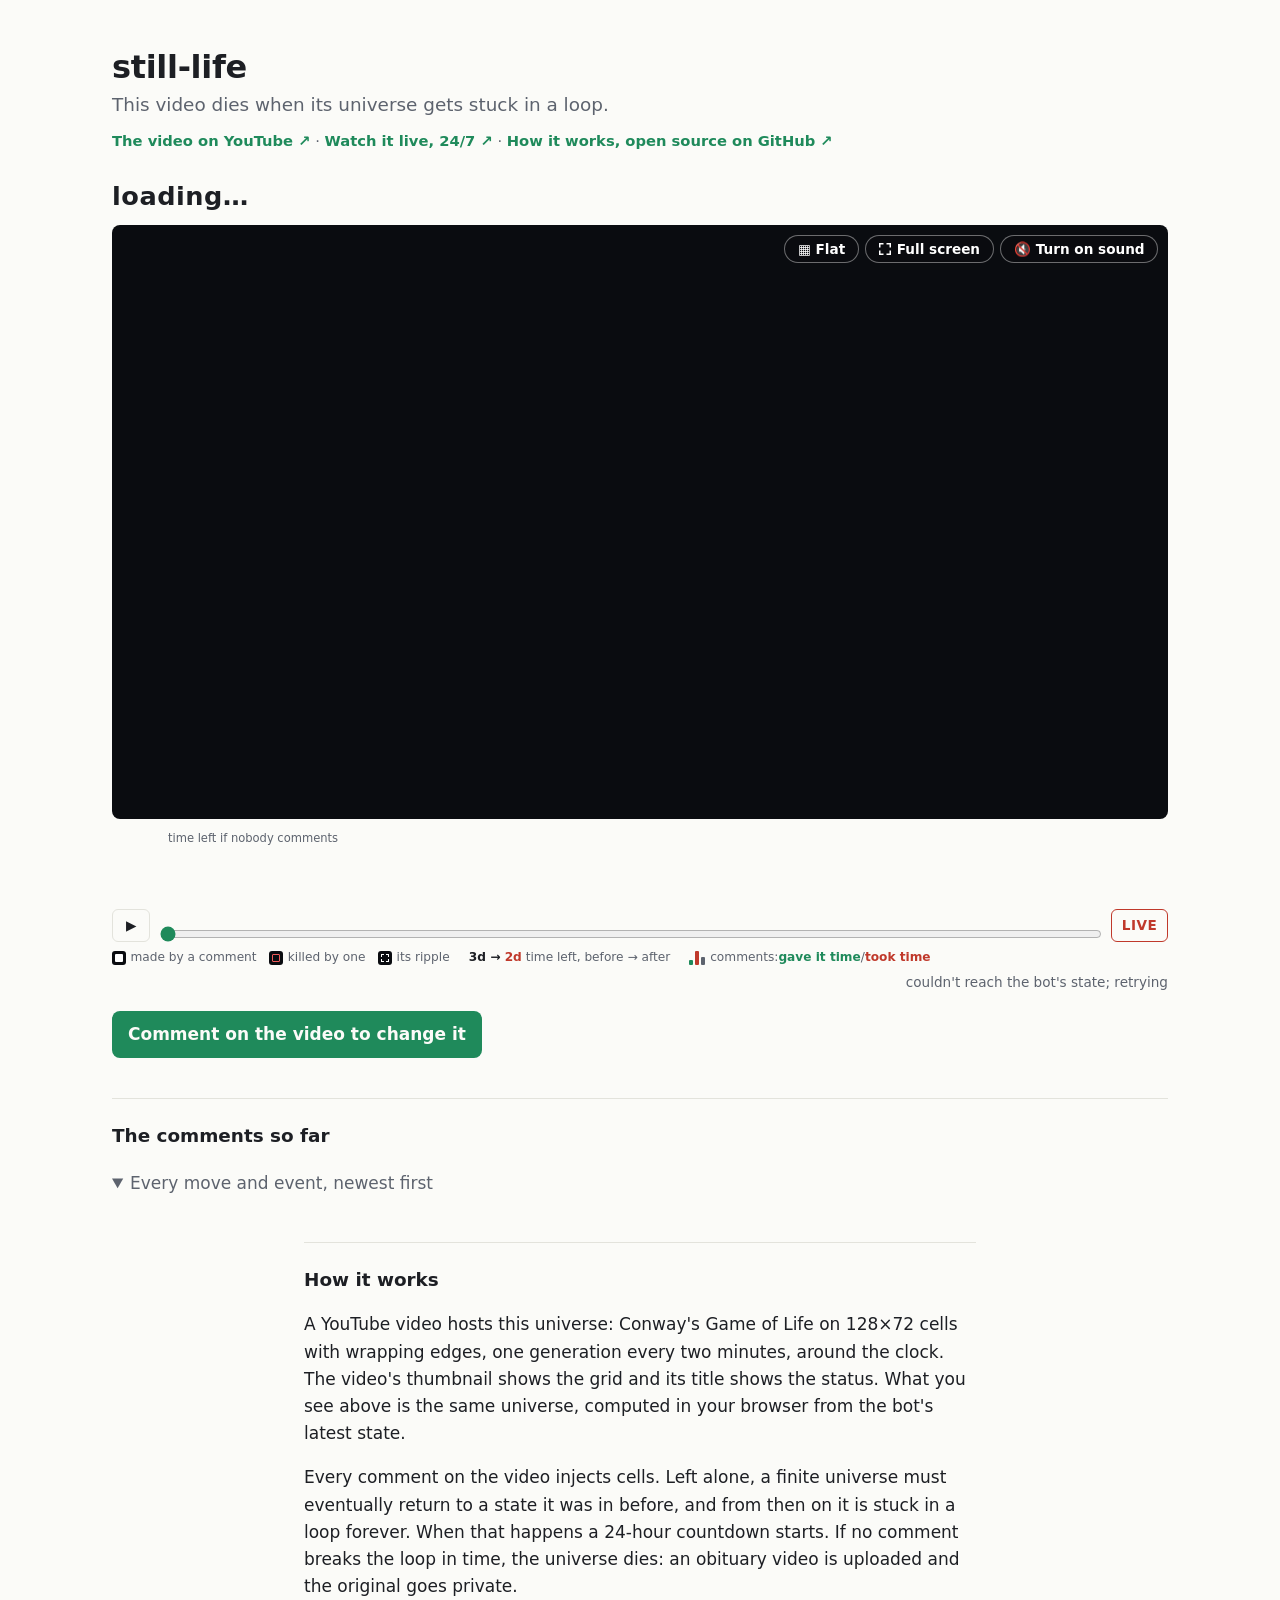
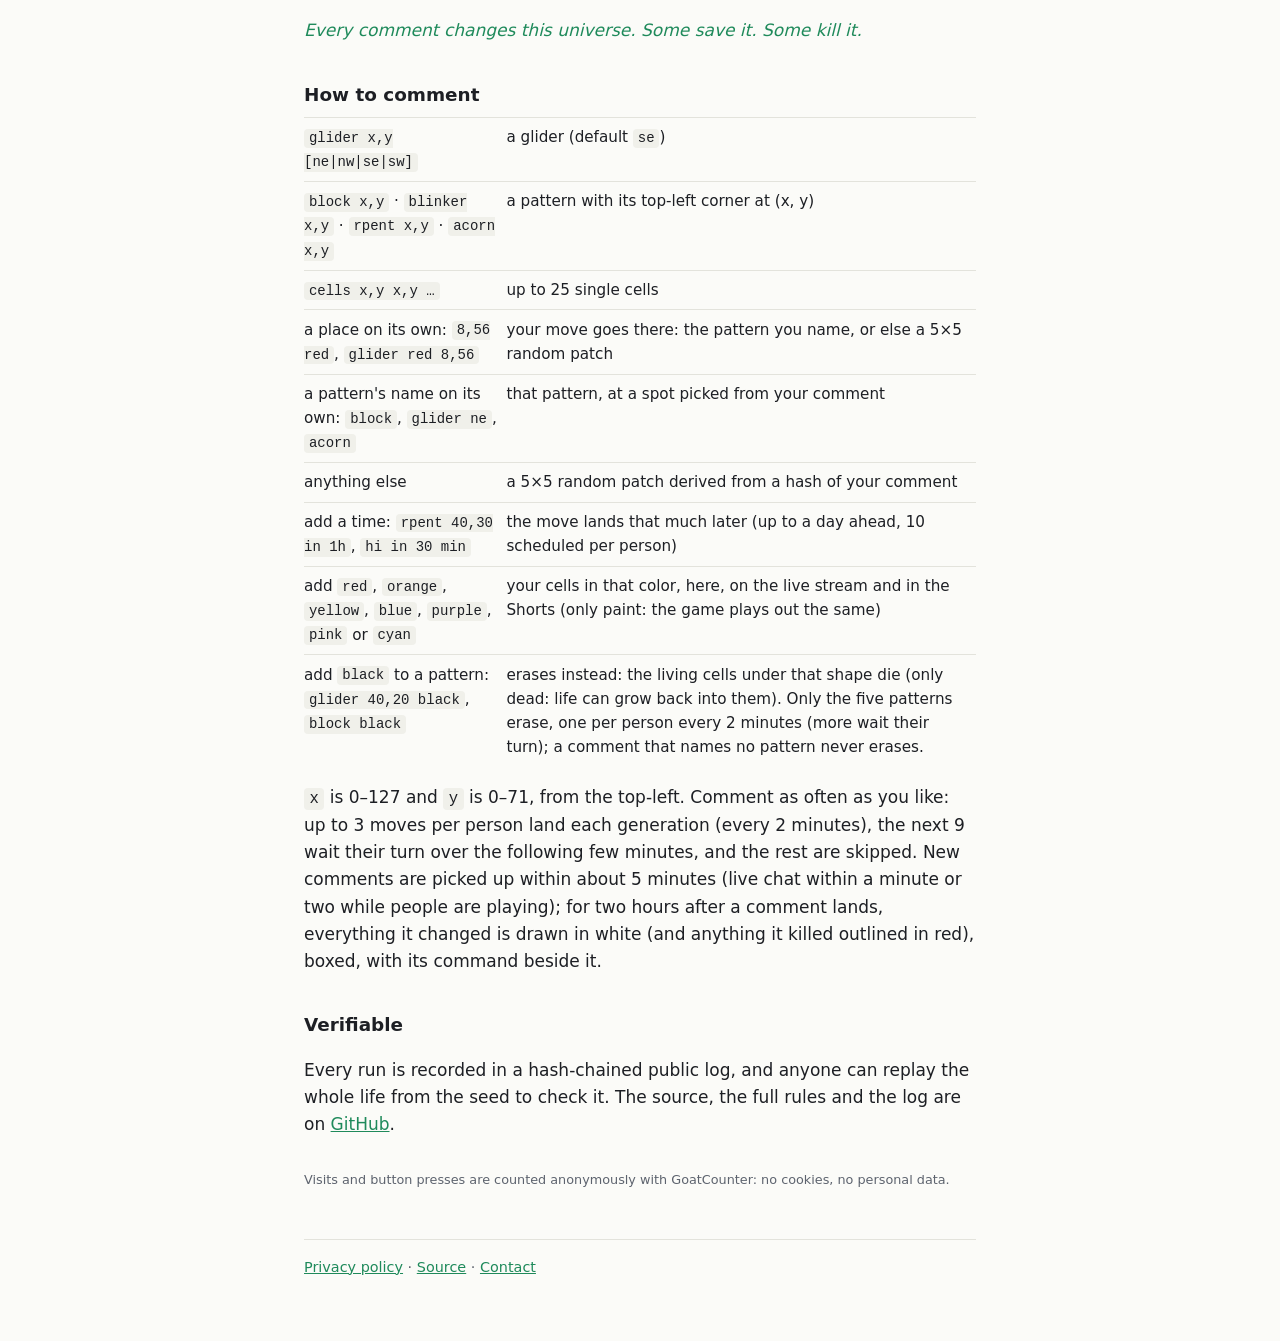
<file: docs/index.html>
<!doctype html>
<html lang="en">
<head>
<meta charset="utf-8">
<meta name="viewport" content="width=device-width, initial-scale=1">
<title>still-life</title>
<meta name="description" content="A live Game of Life universe on a YouTube video that dies when it gets stuck in a loop.">
<link rel="stylesheet" href="style.css">
</head>
<body>
<main class="wide">
<h1>still-life</h1>
<p class="lede">This video dies when its universe gets stuck in a loop.</p>
<p class="toplinks"><a href="https://www.youtube.com/watch?v=oFWeLMe4bhI">The video on YouTube ↗</a> · <a href="https://www.youtube.com/channel/UCh9o5dGhiczNcq29QsRZ6pg/live">Watch it live, 24/7 ↗</a> · <a href="https://github.com/davidackerman/still-life">How it works, open source on GitHub ↗</a></p>

<section class="live" aria-label="The universe, live">
  <div class="statusbar">
    <span class="status"><span id="phase" class="phase">loading…</span><span id="left" class="left"></span></span>
    <span id="gen" class="gen"></span>
  </div>
  <div class="boardwrap">
    <canvas id="board" width="1280" height="720" aria-label="The current grid"></canvas>
    <canvas id="fsview" class="fsview" aria-hidden="true"></canvas>
    <div id="tags" class="tags" aria-live="polite"></div>
    <div class="boardbtns">
      <button id="look" class="boardbtn"></button>
      <button id="full" class="boardbtn" aria-pressed="false" aria-label="Full screen"></button>
      <button id="sound" class="boardbtn" aria-pressed="false">🔇 Turn on sound</button>
    </div>
  </div>
  <div class="scrub">
    <button id="play" class="iconbtn" aria-label="Play the whole life">▶</button>
    <div class="track">
      <span class="lifelabel">time left if nobody comments</span>
      <canvas id="lifeline" class="lifeline" aria-hidden="true"></canvas>
      <div id="marks" class="marks"></div>
      <input id="slider" type="range" min="0" max="0" value="0" step="1" aria-label="Generation">
    </div>
    <button id="live" class="livebtn on" aria-label="Back to now">LIVE</button>
  </div>
  <div class="legend" aria-label="What the marks mean">
    <span><i class="sw dark"><b class="cell"></b></i>made by a comment</span>
    <span><i class="sw dark"><b class="cell killed"></b></i>killed by one</span>
    <span><i class="sw dark dashed"></i>its ripple</span>
    <span class="sep"><b class="eff-demo">3d → <span class="worse">2d</span></b>&nbsp;time left, before → after</span>
    <span class="sep"><i class="sw bars"><b></b><b></b><b></b></i>comments: <span class="better">gave it time</span> / <span class="worse">took time</span></span>
    <span id="legend-phases" class="sep"></span>
  </div>
  <div class="meta">
    <span id="tick"></span>
    <span id="sync"></span>
  </div>
  <p id="forecast" class="forecast"></p>
  <p id="cta" hidden><a id="video" class="button" href="#">Comment on the video to change it</a></p>
  <p id="checked" class="checked"></p>
</section>

<section class="part">
  <h2>The comments so far</h2>
  <div id="tally" class="tally"></div>
  <div id="growth" class="growth"></div>
  <details class="history" open>
    <summary>Every move and event, newest first</summary>
    <ol id="events" class="events"></ol>
  </details>
</section>

<div class="narrow part">
<h2>How it works</h2>
<p>A YouTube video hosts this universe: Conway's Game of Life on <span id="size">128×72</span> cells with wrapping edges, one generation every two minutes, around the clock. The video's thumbnail shows the grid and its title shows the status. What you see above is the same universe, computed in your browser from the bot's latest state.</p>
<p>Every comment on the video injects cells. Left alone, a finite universe must eventually return to a state it was in before, and from then on it is stuck in a loop forever. When that happens a 24-hour countdown starts. If no comment breaks the loop in time, the universe dies: an obituary video is uploaded and the original goes private.</p>
<p class="pitch">Every comment changes this universe. Some save it. Some kill it.</p>

<h2>How to comment</h2>
<table>
<tr><td><code>glider x,y [ne|nw|se|sw]</code></td><td>a glider (default <code>se</code>)</td></tr>
<tr><td><code>block x,y</code> · <code>blinker x,y</code> · <code>rpent x,y</code> · <code>acorn x,y</code></td><td>a pattern with its top-left corner at (x, y)</td></tr>
<tr><td><code>cells x,y x,y …</code></td><td>up to 25 single cells</td></tr>
<tr><td>a place on its own: <code>8,56 red</code>, <code>glider red 8,56</code></td><td>your move goes there: the pattern you name, or else a 5×5 random patch</td></tr>
<tr><td>a pattern's name on its own: <code>block</code>, <code>glider ne</code>, <code>acorn</code></td><td>that pattern, at a spot picked from your comment</td></tr>
<tr><td>anything else</td><td>a 5×5 random patch derived from a hash of your comment</td></tr>
<tr><td>add a time: <code>rpent 40,30 in 1h</code>, <code>hi in 30 min</code></td><td>the move lands that much later (up to a day ahead, 10 scheduled per person)</td></tr>
<tr><td>add <code>red</code>, <code>orange</code>, <code>yellow</code>, <code>blue</code>, <code>purple</code>, <code>pink</code> or <code>cyan</code></td><td>your cells in that color, here, on the live stream and in the Shorts (only paint: the game plays out the same)</td></tr>
<tr><td>add <code>black</code> to a pattern: <code>glider 40,20 black</code>, <code>block black</code></td><td>erases instead: the living cells under that shape die (only dead: life can grow back into them). Only the five patterns erase, one per person every 2 minutes (more wait their turn); a comment that names no pattern never erases.</td></tr>
</table>
<p><code>x</code> is 0–127 and <code>y</code> is 0–71, from the top-left. Comment as often as you like: up to 3 moves per person land each generation (every 2 minutes), the next 9 wait their turn over the following few minutes, and the rest are skipped. New comments are picked up within about 5 minutes (live chat within a minute or two while people are playing); for two hours after a comment lands, everything it changed is drawn in white (and anything it killed outlined in red), boxed, with its command beside it.</p>

<h2>Verifiable</h2>
<p>Every run is recorded in a hash-chained public log, and anyone can replay the whole life from the seed to check it. The source, the full rules and the log are on <a href="https://github.com/davidackerman/still-life">GitHub</a>.</p>

<p id="statsnote" class="statsnote" hidden>Visits and button presses are counted anonymously with GoatCounter: no cookies, no personal data.</p>
<footer>
<a href="privacy.html">Privacy policy</a> · <a href="https://github.com/davidackerman/still-life">Source</a> · <a href="https://github.com/davidackerman/still-life/issues">Contact</a>
</footer>
</div>
</main>

<script src="stats.js"></script>
<script src="life.js"></script>
<script src="history.js"></script>
<script src="board3d.js"></script>
<script src="sound.js"></script>
<script>
"use strict";
const VIDEO_URL = "https://www.youtube.com/watch?v=oFWeLMe4bhI";
// ?base=... lets a local copy of the page read a test state directory.
const BASE = new URLSearchParams(location.search).get("base")
  || "https://raw.githubusercontent.com/davidackerman/still-life/main/state/";
const COLOR = { ALIVE: "#78e6a0", FLATLINING: "#f05a5a", CONTESTED: "#fac850", DIED: "#7a7a87" };
// The colors a move can paint its cells, by paint index (History.COLORS order), as render.PAINT.
const PAINT = [null, "#f24848", "#ff9632", "#fae13c", "#468cff", "#aa69ff", "#ff6ec8", "#3cdceb"];
let LOOK3D = true;  // the board as lit blocks on a tipped floor, as on the stream (board3d.js); the button turns it flat
try { LOOK3D = localStorage.getItem("still-life-look") !== "flat"; } catch (e) { /* 3D, then */ }
let CELL = 10;  // px per cell; smaller on bigger boards (set from the state's shape)
const POLL_MS = 60000, FORECAST_GENS = 30000;

const $ = (id) => document.getElementById(id);
const canvas = $("board"), ctx = canvas.getContext("2d");
let S = null;          // the bot's latest state
let ahead = null;      // {gen, grid}: S stepped forward locally (no comments yet)
let TL = null, logSize = -1;  // the past, rebuilt from the log
let mode = "live", histGen = 0, playing = false, playPos = 0, lastFrame = 0;
let forecastFor = null, syncError = false;
let CHANGES = [];  // [{at, text}]: when the rules or the board's look changed (changes.json)
fetch("changes.json", { cache: "no-store" }).then((r) => r.ok ? r.json() : []).then((c) => {
  CHANGES = Array.isArray(c) ? c : [];
  if (TL) renderEvents();
}).catch(() => {});
const changeGen = (c) => Math.max(0, Math.floor((c.at - S.launch) / S.genSec));

const fmtTime = (epoch) => new Date(epoch * 1000).toLocaleString(undefined,
  { weekday: "short", month: "short", day: "numeric", hour: "numeric", minute: "2-digit" });
const genTime = (g) => S.launch + g * S.genSec;

async function load() {
  const t = Date.now();
  try {
    const [rs, rl] = await Promise.all([fetch(`${BASE}state.json?t=${t}`, { cache: "no-store" }),
                                        fetch(`${BASE}log.jsonl?t=${t}`, { cache: "no-store" })]);
    if (!rs.ok) throw new Error(rs.status);
    const d = await rs.json(), u = d.universe, [h, w] = u.shape;
    CELL = Math.max(4, Math.min(10, Math.floor(1280 / w)));
    if (!LOOK3D && (canvas.width !== w * CELL || canvas.height !== h * CELL)) { canvas.width = w * CELL; canvas.height = h * CELL; }
    $("size").textContent = `${w}×${h}`;
    const fresh = !S || S.hash !== u.hash;
    S = {
      h, w, gen: u.generation, phase: u.phase, hash: u.hash,
      deadline: u.deadline_gen, died: u.died_gen, flatGens: u.flatline_gens,
      launch: d.config.launch_time, genSec: d.config.gen_seconds,
      grid: LifeCore.decode(u.grid, h, w),
      highlight: new Set((d.display.highlight || []).map(([x, y]) => y * w + x)),
      videoNames: d.video_names || {},  // where a move came from: "the Day 5 Short"
      seen: (d.comments_seen || {}).total || 0,  // every comment the bot has read, skipped ones too
      people: Object.keys(d.scores || {}).length,  // everyone who has made a move (a count: the ids are hashed)
      peopleDays: d.people_days || {},  // that count at the end of each game day: {"3": 111, ...}
    };
    if (fresh) { ahead = { gen: S.gen, grid: S.grid }; forecastFor = null; }
    if (rl.ok) {
      const text = await rl.text();
      if (text.length !== logSize) {
        logSize = text.length;
        const heard = TL ? TL.events.length : null;
        TL = new History.Timeline(History.parse(text));
        LIFE = null;
        if (heard !== null && mode === "live") cues(TL.events.slice(heard));
        renderEvents();
      }
    }
    syncError = false;
  } catch (e) {
    syncError = true;
  }
  showSync();
}

// Sound cues for log events: a chime per generation where comments landed, a chord for a rescue.
function cues(events) {
  let g = null;
  for (const e of events) {
    if (e.kind === "comment" && e.changed && e.gen !== g) {
      g = e.gen;
      const at = TL.injections.get(e.gen)?.[0]?.cells?.[0];
      Sound.chime(at ? at[0] : S.w / 2);
    } else if (e.reason === "survived_deadline") {
      Sound.saved();
    }
  }
}

// When the bot last read the comments, so a commenter knows when theirs will show up.
function showSync() {
  $("sync").textContent = syncError ? "couldn't reach the bot's state; retrying"
    : S ? `bot's last state: gen ${S.gen.toLocaleString()}` : "";
  const el = $("checked");
  if (!TL || !TL.checked) { el.textContent = ""; return; }
  const mins = Math.floor(Math.max(0, Date.now() / 1000 - TL.checked) / 60);
  el.textContent = `New comments show up here within about 10 minutes. Last checked ${mins < 1 ? "just now" : `${mins} min ago`}.`;
}

function liveGen() {
  let g = Math.max(S.gen, Math.floor((Date.now() / 1000 - S.launch) / S.genSec));
  if (S.phase === "DIED") g = S.died;
  else if (S.phase === "FLATLINING") g = Math.min(g, S.deadline);
  return g;
}

function gridAt(gen) {
  if (gen < S.gen && TL) return TL.gridAt(gen);
  if (!ahead || ahead.gen > gen) ahead = { gen: S.gen, grid: S.grid };
  if (ahead.paint === undefined && TL) ahead.paint = ahead.gen === S.gen ? livePaint() : null;
  for (let n = 0; ahead.gen < gen && n < 5000; n++) {
    const next = LifeCore.step(ahead.grid, S.h, S.w);
    ahead = { gen: ahead.gen + 1, grid: next, paint: ahead.paint && History.paintStep(ahead.grid, next, ahead.paint, S.h, S.w) };
  }
  return ahead.grid;
}

// The paint on the bot's latest state: the log's replay up to it, if that
// replay is the same board (else none rather than the wrong colors).
function livePaint() {
  const g = TL.gridAt(S.gen);
  if (TL.cur.gen !== S.gen) return null;
  for (let i = 0; i < g.length; i++) if (g[i] !== S.grid[i]) return null;
  return TL.cur.paint;
}

// The tails, as on the stream (life.Trail in the repo): cells that died lately fade
// out over TRAIL_GENS generations, in their own color. Kept along a run of
// consecutive generations; a jump rebuilds them from the generations just before.
const TRAIL_GENS = 6, TRAIL_MAX = 0.30;  // the live board's (life.LIVE_TRAIL): shorter and fainter than the Shorts'
const rgbOf = (hex) => [1, 3, 5].map((i) => parseInt(hex.slice(i, i + 2), 16));
let tails = null;  // {gen, last: Int32Array (the generation each cell was last alive), col: Uint8Array (its paint then)}
function seeTails(gen) {
  const g = gridAt(gen), p = paintAt(gen);
  for (let i = 0; i < g.length; i++) if (g[i]) { tails.last[i] = gen; tails.col[i] = p ? p[i] : 0; }
  tails.gen = gen;
}
function tailsAt(gen) {
  const n = S.h * S.w;
  if (!tails || tails.last.length !== n || gen < tails.gen || gen - tails.gen > 3) {
    tails = { gen: -1, last: new Int32Array(n).fill(-1e9), col: new Uint8Array(n) };
    for (let k = Math.max(0, gen - TRAIL_GENS); k < gen; k++) seeTails(k);
  } else {
    for (let k = tails.gen + 1; k < gen; k++) seeTails(k);
  }
  seeTails(gen);
  return tails;
}

// The colors people gave their cells at `gen` (per cell: 0 none, else a PAINT index), or null.
function paintAt(gen) {
  if (gen < S.gen && TL) return TL.paintAt(gen);
  gridAt(gen);
  return ahead.paint || null;
}

function statusAt(gen) {
  if (gen >= S.gen || !TL) {
    const died = S.phase === "FLATLINING" && gen >= S.deadline;
    return { phase: died ? "DIED" : S.phase, deadline: S.deadline, died: died ? S.deadline : S.died };
  }
  return TL.phaseAt(gen);
}

// How long it had left at `gen` if nobody commented, from a forecast (null = beyond it).
function lifeLeft(stuck, gen, horizon) {
  if (stuck == null) return `${Math.floor((horizon + S.flatGens) * S.genSec / 86400)}d+`;
  return fmtSpan(Math.max(0, (stuck + S.flatGens - gen) * S.genSec));
}
function fmtSpan(secs) {  // "3d 5h", "14h", "2h 05m", "45m" (as in the pinned comment)
  const d = Math.floor(secs / 86400), h = Math.floor((secs % 86400) / 3600), m = Math.floor((secs % 3600) / 60);
  if (d) return `${d}d ${h}h`;
  if (h >= 3) return `${h}h`;
  return h ? `${h}h ${String(m).padStart(2, "0")}m` : `${m}m`;
}
// What a comment did to its lifespan: {text, cls} or null.
function effectOf(c, short) {
  const f = c.effect;
  if (!f) return null;
  const b = lifeLeft(f.before, c.gen, f.horizon), a = lifeLeft(f.after, c.gen, f.horizon);
  const longer = f.after == null ? f.before != null : f.before != null && f.after > f.before;
  const shorter = f.before == null ? f.after != null : f.after != null && f.after < f.before;
  if (a === b) return { text: `still ${a}`, cls: "" };
  return { text: `${b} → ${a}`, cls: longer ? "better" : shorter ? "worse" : "" };
}

// A pattern can straddle the wrapping edge (glider 64,71 nw also has cells at the
// top): ring its biggest connected-across-the-edge part.
function mainPiece(cells) {
  const [x0, y0] = cells[0], { w, h } = S, parts = new Map();
  for (const [x, y] of cells) {
    const ux = x0 + ((x - x0 + w / 2 + w) % w) - w / 2, uy = y0 + ((y - y0 + h / 2 + h) % h) - h / 2;
    const k = `${Math.floor(ux / w)},${Math.floor(uy / h)}`;
    if (!parts.has(k)) parts.set(k, []);
    parts.get(k).push([x, y]);
  }
  return [...parts.values()].sort((a, b) => b.length - a.length)[0];
}

// ---------------------------------------------------------------- ripples
// What recent comments actually did: the page replays the universe a second
// time as if the comments that landed at a generation never happened, and
// compares. Cells alive only because of them are drawn white, cells they killed
// get a red outline, and a box follows the difference as it moves, spreads or
// fizzles out. Comments that landed in the same generation share one ripple.
const RIPPLE_GENS = 60, RIPPLE_MAX = 3;  // for 2 hours (60 generations); at most 3 at once

// Groups of comments that landed in the last RIPPLE_GENS generations, newest first.
function groupsNear(gen) {
  const out = [];
  if (!TL) return out;
  for (let g = Math.min(gen, TL.lastGen); g >= Math.max(0, gen - RIPPLE_GENS) && out.length < RIPPLE_MAX; g--) {
    const list = TL.injections.get(g);
    if (list && list.length) out.push({ gen: g, list });
  }
  return out;
}

function ripplesAt(gen, actual) {
  const { w, h } = S, out = [];
  for (const grp of groupsNear(gen)) {
    const cf = TL.without(grp.gen, gen), born = [], killed = [];
    for (let i = 0; i < actual.length; i++) {
      if (actual[i] && !cf[i]) born.push(i);
      else if (!actual[i] && cf[i]) killed.push(i);
    }
    // the landing spot, and the difference's extent around it (wrapping edges)
    const piece = mainPiece(grp.list[0].cells);
    const cx = piece.reduce((s, p) => s + p[0], 0) / piece.length, cy = piece.reduce((s, p) => s + p[1], 0) / piece.length;
    let x0 = Infinity, x1 = -Infinity, y0 = Infinity, y1 = -Infinity;
    for (const i of born.concat(killed)) {
      const dx = ((((i % w) - cx + w / 2) % w) + w) % w - w / 2, dy = (((Math.floor(i / w) - cy + h / 2) % h) + h) % h - h / 2;
      x0 = Math.min(x0, dx); x1 = Math.max(x1, dx); y0 = Math.min(y0, dy); y1 = Math.max(y1, dy);
    }
    const n = born.length + killed.length;
    // One comment gets a box that follows its effect. Several that landed together
    // (often far apart) just show their cells: one box around them all says nothing.
    const single = grp.list.length === 1;
    const spread = single && n && (x1 - x0 > w * 0.45 || y1 - y0 > h * 0.45);
    out.push({ grp, born, killed, cx, cy, n, spread, box: single && n ? { x0: cx + x0, x1: cx + x1, y0: cy + y0, y1: cy + y1 } : null,
               fade: 1 - 0.7 * (gen - grp.gen) / RIPPLE_GENS });
  }
  return out;
}

function rippleLabel(r) {
  const list = r.grp.list;
  const first = list.find((e) => e.effect), last = [...list].reverse().find((e) => e.effect);
  const eff = first ? effectOf({ gen: r.grp.gen, effect: { ...first.effect, after: last.effect.after } }) : null;
  const what = list.length === 1 ? list[0].command + (list[0].erase ? " black" : "") : `${list.length} comments`;
  const status = !r.n ? " · no trace left" : r.spread ? " · rippling across the board" : "";
  return { what, eff, status };
}

function drawRipples(rips) {
  const box = $("tags");
  box.textContent = "";
  for (const r of rips) {
    ctx.save();
    ctx.globalAlpha = r.fade;
    ctx.strokeStyle = "rgba(240, 90, 90, 0.9)"; ctx.lineWidth = Math.max(1, CELL * 0.15);
    for (const i of r.killed) ctx.strokeRect((i % S.w) * CELL + 1.5, Math.floor(i / S.w) * CELL + 1.5, CELL - 3, CELL - 3);
    let ax = (r.cx + 0.5) * CELL, ay = (r.cy + 0.5) * CELL, below = true;
    if (r.box && !r.spread) {
      const pad = 1.2 * CELL;
      const bx = r.box.x0 * CELL - pad, by = r.box.y0 * CELL - pad;
      const bw = (r.box.x1 - r.box.x0 + 1) * CELL + 2 * pad, bh = (r.box.y1 - r.box.y0 + 1) * CELL + 2 * pad;
      ctx.strokeStyle = "rgba(255, 255, 255, 0.85)"; ctx.lineWidth = Math.max(1.5, CELL * 0.22);
      ctx.setLineDash([CELL * 0.8, CELL * 0.5]);
      ctx.beginPath(); ctx.roundRect ? ctx.roundRect(bx, by, bw, bh, CELL) : ctx.rect(bx, by, bw, bh); ctx.stroke();
      below = by + bh < canvas.height * 0.75;
      ax = bx + bw / 2; ay = below ? by + bh : by;
    }
    ctx.restore();
    rippleTag(r, ax, ay, below);
  }
  placeTags();
}

// A ripple's label at (ax, ay) on the board's canvas: below that point or above it.
function rippleTag(r, ax, ay, below) {
  const { what, eff, status } = rippleLabel(r);
  const tag = document.createElement("span");
  tag.className = "tag" + (below ? " below" : " above");
  tag.style.opacity = Math.max(0.35, r.fade).toFixed(2);
  tag.textContent = what;
  if (eff) { const e = document.createElement("span"); e.className = `eff ${eff.cls}`; e.textContent = ` · ${eff.text}`; tag.appendChild(e); }
  if (status) { const e = document.createElement("span"); e.className = "eff gone"; e.textContent = status; tag.appendChild(e); }
  tag.title = `landed at gen ${r.grp.gen.toLocaleString()}`;
  tag.dataset.ax = ax; tag.dataset.ay = ay;
  $("tags").appendChild(tag);
}

// The labels, at their points on the board (on the page or full screen), kept clear of each other.
function placeTags() {
  const placed = [];
  for (const tag of $("tags").children) {
    const [x, y] = toView(+tag.dataset.ax, +tag.dataset.ay), below = tag.classList.contains("below");
    tag.style.left = `${x}px`;
    tag.style.top = `${y}px`;
    if (!tag.getBoundingClientRect) continue;
    for (let tries = 0; tries < 6; tries++) {
      const a = tag.getBoundingClientRect();
      const hit = placed.find((b) => a.left < b.right && b.left < a.right && a.top < b.bottom && b.top < a.bottom);
      if (!hit) break;
      tag.style.top = `${parseFloat(tag.style.top) + (below ? 1 : -1) * (hit.bottom - hit.top + 4)}px`;
    }
    placed.push(tag.getBoundingClientRect());
  }
}

// ---------------------------------------------------------------- full screen
// The board fills the screen, as in the Shorts: its whole height shows (or its
// whole width, on a screen wider than the board), and the other way it wraps
// around, as the universe does, so there are no black bars. Drag to turn it.
// The page's own canvas is still what gets drawn; the full-screen view copies it.
const FS = { on: false, pan: 0 };  // pan: how far it's turned, as a fraction of the board
const fsview = $("fsview"), fctx = fsview.getContext("2d"), liveEl = canvas.closest(".live");
const mod = (a, m) => ((a % m) + m) % m;
const FS_OFF = '<svg viewBox="0 0 16 16" width="12" height="12" aria-hidden="true"><path d="M1 6V1h5M10 1h5v5M15 10v5h-5M6 15H1v-5" fill="none" stroke="currentColor" stroke-width="2"/></svg><span class="lbl">Full screen</span>';
const FS_ON = '<span aria-hidden="true">✕</span><span class="lbl">Exit full screen</span>';

function fsLayout() {
  const vw = fsview.clientWidth || 1, vh = fsview.clientHeight || 1;
  if (LOOK3D) return { vw, vh, s: vw / canvas.width, Ws: vw, Hs: vh, wrapX: false, ox: 0, oy: 0, whole: true };
  const s = Math.max(vh / canvas.height, vw / canvas.width);  // screen px per canvas px
  const Ws = canvas.width * s, Hs = canvas.height * s, wrapX = Ws > vw + 0.5;
  const p = mod(FS.pan, 1);
  return { vw, vh, s, Ws, Hs, wrapX, ox: (vw - Ws) / 2 + (wrapX ? p * Ws : 0), oy: (vh - Hs) / 2 + (wrapX ? 0 : p * Hs) };
}

// A point on the board's canvas → px in the labels' box.
function toView(ax, ay) {
  if (!FS.on) {
    const sc = ($("tags").clientWidth || canvas.width) / canvas.width;
    return [Math.min(Math.max(ax, canvas.width * 0.14), canvas.width * 0.86) * sc, ay * sc];
  }
  const L = fsLayout();
  let x = L.ox + ax * L.s, y = L.oy + ay * L.s;
  if (L.whole) { /* the whole board on screen, once */ }
  else if (L.wrapX) x = mod(x, L.Ws); else y = mod(y, L.Hs);  // the copy of the point that's on screen, if any
  if (x >= 0 && x <= L.vw) x = Math.min(Math.max(x, L.vw * 0.14), L.vw * 0.86);
  return [x, y];
}

function blitFs() {
  if (!FS.on) return;
  const L = fsLayout(), dpr = window.devicePixelRatio || 1;
  const pw = Math.round(L.vw * dpr), phh = Math.round(L.vh * dpr);
  if (fsview.width !== pw || fsview.height !== phh) { fsview.width = pw; fsview.height = phh; }
  if (L.whole) { fctx.imageSmoothingEnabled = true; fctx.drawImage(canvas, 0, 0, pw, phh); return; }
  fctx.imageSmoothingEnabled = false;
  fctx.fillStyle = "#16191f";
  fctx.fillRect(0, 0, pw, phh);
  const W = L.Ws * dpr, H = L.Hs * dpr, ox = L.ox * dpr, oy = L.oy * dpr;
  if (L.wrapX) for (let x = mod(ox, W) - W; x < pw; x += W) fctx.drawImage(canvas, Math.round(x), Math.round(oy), Math.round(W), Math.round(H));
  else for (let y = mod(oy, H) - H; y < phh; y += H) fctx.drawImage(canvas, Math.round(ox), Math.round(y), Math.round(W), Math.round(H));
}

function setFull(on) {
  if (on === FS.on) return;
  FS.on = on;
  if (!on) {  // leave the browser's full screen too, if we're in it
    if (document.fullscreenElement && document.exitFullscreen) document.exitFullscreen().catch(() => {});
    else if (document.webkitFullscreenElement && document.webkitExitFullscreen) document.webkitExitFullscreen();
  }
  liveEl.classList.toggle("fs", on);
  document.documentElement.classList.toggle("fs-on", on);
  const b = $("full");
  b.innerHTML = on ? FS_ON : FS_OFF;
  b.setAttribute("aria-pressed", String(on));
  b.setAttribute("aria-label", on ? "Exit full screen" : "Full screen");
  if (on) Stats.track("fullscreen");
  if (S) render();
  placeTags();
}
$("full").innerHTML = FS_OFF;
$("full").addEventListener("click", () => {
  if (FS.on) { setFull(false); return; }
  setFull(true);
  // the browser's own full screen where it has one (not iPhone: there the page just fills the window)
  const req = liveEl.requestFullscreen || liveEl.webkitRequestFullscreen;
  try { const p = req && req.call(liveEl); if (p && p.catch) p.catch(() => {}); } catch (e) { /* stays page-filling */ }
});
for (const [ev, el] of [["fullscreenchange", "fullscreenElement"], ["webkitfullscreenchange", "webkitFullscreenElement"]])
  document.addEventListener(ev, () => { if (!document[el]) setFull(false); });
document.addEventListener("keydown", (e) => { if (e.key === "Escape" && FS.on) setFull(false); });
window.addEventListener("resize", () => { if (LOOK3D && S) render(); else { blitFs(); placeTags(); } });
let drag = null;  // drag the board to turn it (it wraps)
fsview.addEventListener("pointerdown", (e) => {
  drag = { x: e.clientX, y: e.clientY, pan: FS.pan };
  try { fsview.setPointerCapture(e.pointerId); } catch (err) { /* keeps working without capture */ }
});
fsview.addEventListener("pointermove", (e) => {
  if (!drag || LOOK3D) return;
  const L = fsLayout();
  FS.pan = mod(drag.pan + (L.wrapX ? (e.clientX - drag.x) / L.Ws : (e.clientY - drag.y) / L.Hs), 1);
  blitFs();
  placeTags();
});
for (const ev of ["pointerup", "pointercancel"]) fsview.addEventListener(ev, () => { drag = null; });

// ---------------------------------------------------------------- 3D (board3d.js: as the stream)
const PAINT_RGB = PAINT.map((p) => p && rgbOf(p)), WHITE = [255, 255, 255], RISE_MS = 600;
let V3 = null, prev3 = null, rise3 = null;  // the view; the last board drawn {gen, grid}; a rise playing {from, gen, t0}

function view3d() {  // the canvas at the size it's shown (full screen: the screen's), in device px
  const dpr = window.devicePixelRatio || 1;
  const cssW = (FS.on ? fsview.clientWidth : canvas.parentElement.clientWidth) || 960;
  const cssH = FS.on ? (fsview.clientHeight || 540) : cssW * 9 / 16;
  const k = Math.min(dpr, 2560 / cssW);  // device px per CSS px (capped on huge screens)
  const cw = Math.max(320, Math.round(cssW * k)), ch = Math.max(180, Math.round(cssH * k));
  if (canvas.width !== cw || canvas.height !== ch) { canvas.width = cw; canvas.height = ch; }
  let top = 0, bottom = 0;  // full screen: clear of the status and buttons on top, and of the controls below
  if (FS.on) {
    const box = fsview.getBoundingClientRect();
    top = Math.max(0, $("look").getBoundingClientRect().bottom - box.top + 4) * k;
    bottom = Math.max(0, box.bottom - document.querySelector(".scrub").getBoundingClientRect().top - 12) * k;
  }
  if (!V3 || V3.cw !== cw || V3.ch !== ch || V3.h !== S.h || V3.w !== S.w || V3.inTop !== top || V3.inBottom !== bottom)
    V3 = new Board3D.View(S.h, S.w, cw, ch, Math.max(cw / 1454, 0.8 * k), top, bottom);
  return V3;
}

function draw3d(gen, g, st, paint, T, frac, rips, lit) {
  const v = view3d(), base = rgbOf(COLOR[st.phase]), tails = [];
  if (T) for (let i = 0; i < g.length; i++) {  // the tails, as the flat board's
    if (g[i]) continue;
    const d = gen - T.last[i] + frac;
    if (d < 1 || d > TRAIL_GENS + 1) continue;
    const a = TRAIL_MAX * Math.pow(Math.max(0, 1 - (d - 1) / TRAIL_GENS), 1.6);
    if (a >= 0.004) tails.push([i, T.col[i] ? PAINT_RGB[T.col[i]] : base, a]);
  }
  // live, a new generation: its cells rise out of the floor and the dying sink, over RISE_MS
  const now = performance.now();
  if (mode === "live" && prev3 && gen === prev3.gen + 1 && prev3.grid.length === g.length) {
    rise3 = { from: prev3.grid, gen, t0: now };
    requestAnimationFrame(riseFrame);
  }
  if (rise3 && (rise3.gen !== gen || mode !== "live")) rise3 = null;
  prev3 = { gen, grid: g };
  const rise = rise3 ? Math.min(1, (now - rise3.t0) / RISE_MS) : 1;
  v.draw(ctx, { grid: g, before: rise < 1 ? rise3.from : null, rise, tails,
                color: (i) => paint && paint[i] ? PAINT_RGB[paint[i]] : lit.has(i) ? WHITE : base });
  drawRipples3d(rips, v);
}
function riseFrame() {
  if (!rise3 || !S || mode !== "live") return;
  draw(rise3.gen);
  if (rise3 && performance.now() - rise3.t0 < RISE_MS) requestAnimationFrame(riseFrame);
}

// The ripples on the 3D board: killed cells outlined on the floor, the box drawn on the floor around the
// difference, the label at the box's near (or far) edge, or above the cells.
function drawRipples3d(rips, v) {
  $("tags").textContent = "";
  for (const r of rips) {
    ctx.save();
    ctx.globalAlpha = r.fade;
    ctx.strokeStyle = "rgba(240, 90, 90, 0.9)"; ctx.lineWidth = Math.max(1, 1.5 * v.unit);
    for (const i of r.killed) { v.square(ctx, i % S.w, Math.floor(i / S.w), 0.12); ctx.stroke(); }
    let [ax, ay] = v.at(r.cx + 0.5, r.cy + 0.5, Board3D.HEIGHT), below = true;
    if (r.box && !r.spread) {
      const p = 1.2, x0 = r.box.x0 - p, x1 = r.box.x1 + 1 + p, y0 = r.box.y0 - p, y1 = r.box.y1 + 1 + p;
      const q = [v.at(x0, y0), v.at(x1, y0), v.at(x1, y1), v.at(x0, y1)];
      ctx.strokeStyle = "rgba(255, 255, 255, 0.85)"; ctx.lineWidth = Math.max(1.5, 2.2 * v.unit);
      ctx.setLineDash([8 * v.unit, 5 * v.unit]);
      ctx.beginPath(); ctx.moveTo(...q[0]); for (const c of q.slice(1)) ctx.lineTo(...c); ctx.closePath(); ctx.stroke();
      const near = Math.max(q[2][1], q[3][1]), far = Math.min(q[0][1], q[1][1]);
      below = near < canvas.height * 0.75;
      ax = (q[0][0] + q[1][0] + q[2][0] + q[3][0]) / 4; ay = below ? near : far;
    }
    ctx.restore();
    rippleTag(r, ax, ay, below);
  }
  placeTags();
}

function showLook() {
  const b = $("look");
  b.textContent = LOOK3D ? "▦ Flat" : "◆ 3D";
  b.setAttribute("aria-label", LOOK3D ? "Show the board flat" : "Show the board in 3D");
  liveEl.classList.toggle("b3", LOOK3D);
}
$("look").addEventListener("click", () => {
  LOOK3D = !LOOK3D;
  try { localStorage.setItem("still-life-look", LOOK3D ? "3d" : "flat"); } catch (e) { /* this visit only */ }
  Stats.track(LOOK3D ? "look3d" : "lookflat");
  if (!LOOK3D && S) { canvas.width = S.w * CELL; canvas.height = S.h * CELL; }
  V3 = prev3 = rise3 = null;
  showLook();
  if (S) render();
});
showLook();

// The flat board: a square per cell, as before the 3D look.
function drawFlat(gen, g, st, paint, T, frac, rips, lit) {
  const { h, w } = S;
  ctx.fillStyle = "#16191f"; ctx.fillRect(0, 0, canvas.width, canvas.height);
  ctx.fillStyle = "#0a0c10";
  for (let y = 0; y < h; y++) for (let x = 0; x < w; x++) ctx.fillRect(x * CELL + 1, y * CELL + 1, CELL - 2, CELL - 2);
  if (T) {  // the tails, under the living cells; the newest fade on through the generation
    const base = rgbOf(COLOR[st.phase]);
    for (let i = 0; i < g.length; i++) {
      if (g[i]) continue;
      const d = gen - T.last[i] + frac;
      if (d < 1 || d > TRAIL_GENS + 1) continue;
      const a = TRAIL_MAX * Math.pow(Math.max(0, 1 - (d - 1) / TRAIL_GENS), 1.6);
      if (a < 0.004) continue;
      const c = T.col[i] ? rgbOf(PAINT[T.col[i]]) : base;
      ctx.fillStyle = `rgba(${c[0]}, ${c[1]}, ${c[2]}, ${a.toFixed(3)})`;
      ctx.fillRect((i % w) * CELL + 1, Math.floor(i / w) * CELL + 1, CELL - 2, CELL - 2);
    }
  }
  for (let y = 0; y < h; y++) for (let x = 0; x < w; x++) {
    const i = y * w + x;
    if (!g[i]) continue;
    ctx.fillStyle = paint && paint[i] ? PAINT[paint[i]] : lit.has(i) ? "#ffffff" : COLOR[st.phase];
    ctx.fillRect(x * CELL + 1, y * CELL + 1, CELL - 2, CELL - 2);
  }
  drawRipples(rips);
}

function draw(gen) {
  const { h, w } = S, g = gridAt(gen), st = statusAt(gen);
  const paint = st.phase === "DIED" ? null : paintAt(gen);  // a dead universe is grey, paint and all
  const T = st.phase === "DIED" ? null : tailsAt(gen);
  const frac = mode === "live" ? Math.min(0.999, Math.max(0, (Date.now() / 1000 - genTime(gen)) / S.genSec)) : 0;
  Sound.frame(gen, g, w, h, st.phase);
  const rips = ripplesAt(gen, g), lit = new Set();
  for (const r of rips) for (const i of r.born) lit.add(i);
  if (LOOK3D) draw3d(gen, g, st, paint, T, frac, rips, lit);
  else drawFlat(gen, g, st, paint, T, frac, rips, lit);
  blitFs();
  const ph = $("phase");
  ph.textContent = st.phase; ph.style.color = `var(--${st.phase})`;
  const left = lifeAt(gen);
  $("left").textContent = left == null || st.phase === "DIED" ? ""
    : !isFinite(left) ? "weeks left"
    : st.phase === "ALIVE" ? `${fmtSpan(left)} left`
    : st.phase === "FLATLINING" ? `dies in ${fmtSpan(left)}` : `decided in ${fmtSpan(left)}`;
  let right = st.phase === "DIED" ? `died at gen ${(st.died ?? gen).toLocaleString()}` : `Gen ${gen.toLocaleString()}`;
  if (mode !== "live") {  // the past: when, and how long ago (press LIVE to come back)
    const ago = Date.now() / 1000 - genTime(gen);
    right += ` · ${fmtTime(genTime(gen))}${ago >= 60 ? ` · ${fmtSpan(ago)} ago` : ""}`;
  }
  $("gen").textContent = right;
}

// ---------------------------------------------------------------- lifeline
// Time left if nobody comments, across the whole life: it runs down two minutes
// per generation and jumps wherever a comment changed the forecast (the bot's
// logged effects). Drawn above the slider, on the same scale.
let LIFE = null;  // {steps: [{gen, stuck}], phaseGens}, from the log
let lifeBase = null;  // the drawn curve, cached
const lifeCanvas = $("lifeline"), lctx = lifeCanvas.getContext("2d");

function lifeSteps() {
  const steps = [], phaseGens = [];
  for (const e of TL.events) {
    if (e.kind === "phase") phaseGens.push(e.gen);
    else if (e.effect) {
      if (!steps.length) steps.push({ gen: 0, stuck: e.effect.before });
      steps.push({ gen: e.gen, stuck: e.effect.after });
    }
  }
  return { steps, phaseGens };
}

// Seconds left at `gen` if nobody comments after it (Infinity: beyond the forecast; null: unknown).
function lifeAt(gen) {
  const st = statusAt(gen);
  if (st.phase === "DIED") return 0;
  if (st.phase !== "ALIVE") return st.deadline != null ? Math.max(0, st.deadline - gen) * S.genSec : null;
  if (!TL) return null;
  LIFE = LIFE || lifeSteps();
  let s = null;
  for (const x of LIFE.steps) { if (x.gen > gen) break; s = x; }
  if (!s || LIFE.phaseGens.some((p) => p > s.gen && p <= gen)) return null;  // a phase change made it stale
  if (s.stuck == null) return Infinity;
  return Math.max(0, s.stuck + S.flatGens - gen) * S.genSec;
}

const cssVar = (name) => getComputedStyle(lifeCanvas).getPropertyValue(name).trim();  // (full screen has its own)

function lifeImage(end) {
  const dpr = window.devicePixelRatio || 1;
  const W = Math.max(1, Math.round(lifeCanvas.clientWidth * dpr)), H = Math.max(1, Math.round(lifeCanvas.clientHeight * dpr));
  const dark = window.matchMedia && matchMedia("(prefers-color-scheme: dark)").matches;
  const key = `${logSize}|${end}|${W}|${H}|${S.hash}|${dark}|${FS.on}`;
  if (lifeBase && lifeBase.key === key) return lifeBase;
  const img = document.createElement("canvas");
  img.width = W; img.height = H;
  const c = img.getContext("2d"), vals = [], phases = [];
  for (let x = 0; x < W; x++) {
    const g = Math.round((x / Math.max(1, W - 1)) * end);
    vals.push(lifeAt(g)); phases.push(statusAt(g).phase);
  }
  // the scale fits most of the line; a rare spike runs off the top instead of squashing the rest
  const finite = vals.filter((v) => v != null && isFinite(v)).sort((a, b) => a - b);
  const typical = finite.length ? finite[Math.floor(0.95 * (finite.length - 1))] : 0;
  const days = Math.max(3, Math.ceil(typical / 86400)), ymax = days * 86400, top = 3 * dpr;
  const y = (v) => H - 1 - (Math.min(v, ymax) / ymax) * (H - 1 - top);
  c.strokeStyle = cssVar("--rule"); c.lineWidth = 1;
  for (let d = 0; d <= days; d++) {  // a faint line per day
    const yy = Math.round(y(d * 86400)) + 0.5;
    c.beginPath(); c.moveTo(0, yy); c.lineTo(W, yy); c.stroke();
  }
  const color = { ALIVE: cssVar("--ALIVE"), FLATLINING: cssVar("--FLATLINING"), CONTESTED: cssVar("--CONTESTED"), DIED: cssVar("--DIED") };
  const fall = (end / Math.max(1, W - 1)) * S.genSec * 4 + 600;  // more than this between columns is a comment's jump
  c.lineWidth = 2 * dpr; c.lineCap = "round";
  for (let x = 0; x < W; x++) {
    const v = vals[x];
    if (v == null) continue;
    c.globalAlpha = 0.14; c.fillStyle = color[phases[x]]; c.fillRect(x, y(v), 1, H - y(v));
    c.globalAlpha = 1;
    const p = vals[x - 1];
    if (x && p != null) {
      c.strokeStyle = v - p < -fall ? color.FLATLINING : color[phases[x]];  // a drop is red
      c.beginPath(); c.moveTo(x - 1, y(p)); c.lineTo(x, y(v)); c.stroke();
    }
  }
  // the scale, on the left: the top line, the middle, and zero
  c.font = `${10 * dpr}px system-ui, -apple-system, "Segoe UI", sans-serif`;
  c.textBaseline = "middle"; c.lineJoin = "round";
  for (const d of new Set([days, Math.round(days / 2), 0])) {
    const label = d ? `${d}d` : "0", yy = Math.min(Math.max(y(d * 86400), 6 * dpr), H - 6 * dpr);
    c.strokeStyle = cssVar("--bg"); c.lineWidth = 3 * dpr; c.strokeText(label, 2 * dpr, yy);
    c.fillStyle = cssVar("--muted"); c.fillText(label, 2 * dpr, yy);
  }
  lifeBase = { key, img, vals, y };
  return lifeBase;
}

// The part already played is solid, the rest faint, with a cursor at `gen`.
function drawLifeline(gen, end) {
  if (!S || !TL || !lifeCanvas.clientWidth) return;
  const b = lifeImage(end), W = b.img.width, H = b.img.height;
  if (lifeCanvas.width !== W || lifeCanvas.height !== H) { lifeCanvas.width = W; lifeCanvas.height = H; }
  const cx = Math.round((Math.min(gen, end) / Math.max(1, end)) * (W - 1));
  lctx.clearRect(0, 0, W, H);
  lctx.globalAlpha = 0.3; lctx.drawImage(b.img, 0, 0); lctx.globalAlpha = 1;
  lctx.save(); lctx.beginPath(); lctx.rect(0, 0, cx + 1, H); lctx.clip(); lctx.drawImage(b.img, 0, 0); lctx.restore();
  const v = b.vals[cx], dpr = window.devicePixelRatio || 1;
  lctx.strokeStyle = cssVar("--muted"); lctx.lineWidth = dpr;
  lctx.beginPath(); lctx.moveTo(cx + 0.5, 0); lctx.lineTo(cx + 0.5, H); lctx.stroke();
  if (v != null) {  // a dot on the curve, and how much time that is
    const dx = Math.min(Math.max(cx, 4 * dpr), W - 4 * dpr), dy = b.y(v);
    lctx.fillStyle = cssVar("--fg");
    lctx.beginPath(); lctx.arc(dx, dy, 3.5 * dpr, 0, 2 * Math.PI); lctx.fill();
    const text = isFinite(v) ? `${fmtSpan(v)} left` : "weeks left";
    lctx.font = `600 ${11 * dpr}px system-ui, -apple-system, "Segoe UI", sans-serif`;
    lctx.textBaseline = "middle"; lctx.lineJoin = "round";
    const tw = lctx.measureText(text).width || 0, right = dx + 8 * dpr + tw < W;
    const tx = right ? dx + 8 * dpr : dx - 8 * dpr - tw, ty = Math.min(Math.max(dy - 9 * dpr, 7 * dpr), H - 7 * dpr);
    lctx.strokeStyle = cssVar("--bg"); lctx.lineWidth = 4 * dpr; lctx.strokeText(text, tx, ty);
    lctx.fillText(text, tx, ty);
  }
}
lifeCanvas.addEventListener("click", (e) => {
  const r = lifeCanvas.getBoundingClientRect();
  if (S && r.width) jump(Math.round(Math.min(1, Math.max(0, (e.clientX - r.left) / r.width)) * liveGen()));
});

// ---------------------------------------------------------------- scrubber
function setMode(m) {
  mode = m;
  $("live").classList.toggle("on", m === "live");
  if (m === "live") setPlaying(false);
}
function setPlaying(p) {
  playing = p;
  $("play").textContent = p ? "❚❚" : "▶";
  $("play").setAttribute("aria-label", p ? "Pause" : "Play the whole life");
  lastFrame = performance.now();
}
function jump(gen) {  // a move or a mark: like a chapter in a video, it plays on from there if it was playing
  Stats.track("jump");
  const keep = playing;
  setMode("history"); histGen = gen;
  if (keep) playPos = gen; else setPlaying(false);
  render();
}

// The slider works like a video player's: drag it while it plays and the board
// follows the drag, then plays on from where you let go (a click on the track,
// or an arrow key, seeks and plays on too).
let resume = false, raf = 0;  // it was playing when the drag began; the pending frame
function startPlaying() { setPlaying(true); if (!raf) raf = requestAnimationFrame(playFrame); }
function resumePlay() { if (resume) { resume = false; playPos = histGen; startPlaying(); } }
$("slider").addEventListener("pointerdown", () => { if (playing) { resume = true; setPlaying(false); } });
$("slider").addEventListener("input", (e) => {
  Stats.track("scrub");
  const seek = playing;  // a key press while it plays
  setMode("history"); histGen = +e.target.value;
  if (seek) playPos = histGen; else setPlaying(false);
  render();
});
for (const ev of ["change", "pointerup", "pointercancel"]) $("slider").addEventListener(ev, resumePlay);  // let go
$("live").addEventListener("click", () => { setMode("live"); render(); });
$("play").addEventListener("click", () => {
  Stats.track("play");
  if (playing) return setPlaying(false);
  if (mode === "live" || histGen >= liveGen()) histGen = 0;
  setMode("history"); playPos = histGen; startPlaying();
});

function playFrame(now) {
  raf = 0;
  if (!playing) return;
  const end = liveGen();
  const speed = Math.max(15, end / 45);  // whole life in about 45 s
  playPos += speed * (now - lastFrame) / 1000;
  lastFrame = now;
  const was = histGen;
  histGen = Math.min(end, Math.floor(playPos));
  if (TL) cues(TL.events.filter((e) => e.gen > was && e.gen <= histGen));
  render();
  if (histGen >= end) { setMode("live"); render(); return; }
  raf = requestAnimationFrame(playFrame);
}

const SLICES = 120;  // comments are drawn as a density strip: one bar per slice of the life
const PHASE_FLAG = {  // timeline flags for phase changes, and their legend text
  cycle_detected: ["🔁", "stuck in a loop"], new_cycle: ["🔁", "stuck in a loop"], reentered_cycle: ["🔁", "stuck in a loop"],
  injection: ["💥", "a comment broke the loop"], survived_deadline: ["🫀", "saved"], DIED: ["⚫", "died"],
};
function renderMarks() {
  const end = Math.max(1, liveGen()), box = $("marks");
  box.textContent = "";
  if (!TL) return;
  const slices = new Map();  // slice -> {first, last, n, delta}
  for (const e of TL.events) {
    if (e.kind !== "comment") continue;
    const k = Math.min(SLICES - 1, Math.floor((SLICES * e.gen) / end));
    const s = slices.get(k) || { first: e.gen, last: e.gen, n: 0, delta: 0 };
    s.last = e.gen; s.n++;
    const f = e.effect;  // what it did to the lifespan (null: beyond the forecast)
    if (f) s.delta += (f.after ?? f.before + f.horizon) - (f.before ?? f.after + f.horizon);
    slices.set(k, s);
  }
  const most = Math.max(1, ...[...slices.values()].map((s) => s.n));
  for (const [k, s] of slices) {
    const b = document.createElement("button");
    b.className = "mark comment" + (s.delta > 0 ? " better" : s.delta < 0 ? " worse" : "");
    b.style.left = `${(100 * (k + 0.5)) / SLICES}%`;
    b.style.height = `${0.3 + 0.7 * Math.log2(1 + s.n) / Math.log2(1 + most)}rem`;
    const span = s.first === s.last ? `gen ${s.first.toLocaleString()}` : `gen ${s.first.toLocaleString()}–${s.last.toLocaleString()}`;
    const did = s.delta > 0 ? ", lengthening its life" : s.delta < 0 ? ", shortening its life" : "";
    b.title = `${s.n} comment${s.n === 1 ? "" : "s"} · ${span}${did}`;
    b.setAttribute("aria-label", b.title);
    b.addEventListener("click", () => jump(s.first));
    box.appendChild(b);
  }
  const seen = new Map();  // emoji -> legend text, once each
  for (const e of TL.events) {  // phase changes: emoji flags above the track
    if (e.kind === "comment") continue;
    const flag = PHASE_FLAG[e.reason] || PHASE_FLAG[e.to];
    if (!flag) continue;
    seen.set(flag[0], flag[1]);
    const b = document.createElement("button");
    b.className = "flag";
    b.textContent = flag[0];
    b.style.left = `${(100 * e.gen) / end}%`;
    b.title = `gen ${e.gen.toLocaleString()}: ${describe(e)}`;
    b.setAttribute("aria-label", b.title);
    b.addEventListener("click", () => jump(e.gen));
    box.appendChild(b);
  }
  for (const c of CHANGES) {  // what changed when: new rules and features
    const g = changeGen(c);
    if (g > end) continue;
    seen.set("✨", "something new");
    const b = document.createElement("button");
    b.className = "flag";
    b.textContent = "✨";
    b.style.left = `${(100 * g) / end}%`;
    b.title = `${fmtTime(c.at)} · gen ${g.toLocaleString()}: new: ${c.text}`;
    b.setAttribute("aria-label", b.title);
    b.addEventListener("click", () => jump(g));
    box.appendChild(b);
  }
  const lp = $("legend-phases");
  lp.textContent = [...seen].map(([f, t]) => `${f} ${t}`).join("   ");  // only flags that exist
  lp.hidden = !seen.size;
}

// Where a move came from: the live chat or one of our videos (moves logged from Nov 12 on).
function source(e) {
  if (!e.via) return "";
  return " · from " + (e.via === "chat" ? "the live chat" : (S && S.videoNames[e.via]) || "a video");
}

function describe(e) {
  if (e.kind === "comment") {
    if (!e.changed) return `a comment changed nothing (${e.command}${e.erase ? " black" : ""})${source(e)}`;
    const eff = effectOf(e, false);
    const did = e.erase ? `a comment erased ${e.killed} cell${e.killed === 1 ? "" : "s"}: ${e.command} black` : `a comment landed: ${e.command}`;
    return did + (eff ? ` · time it had left: ${eff.text}` : "") + source(e);
  }
  return ({
    cycle_detected: "stuck in a loop; the 24-hour countdown started",
    new_cycle: "fell into a new loop; the countdown restarted",
    reentered_cycle: "fell back into the same loop; the countdown kept running",
    injection: "a comment broke the loop; it can't die until the deadline",
    survived_deadline: "saved: still changing when the countdown ran out",
    deadline: "died",
  })[e.reason] || e.to;
}

// Several comments landing in the same generation share one line, expandable.
function burstText(list) {
  const eff = effectOf({ gen: list[0].gen, effect: list[0].effect &&
    { ...list[0].effect, after: (list.filter((e) => e.effect).pop() || list[0]).effect.after } }, false);
  return `${list.length} comments landed` + (eff ? ` · time it had left: ${eff.text}` : "");
}

// "41 comments so far: 26 random patches · 8 gliders · ... · 18 gave it time, 21 took time"
const KIND = { random: ["random patch", "random patches"], glider: ["glider", "gliders"], acorn: ["acorn", "acorns"],
  rpent: ["R-pentomino", "R-pentominoes"], block: ["block", "blocks"], blinker: ["blinker", "blinkers"],
  cells: ["set of cells", "sets of cells"] };
function renderTally() {
  const comments = TL.events.filter((e) => e.kind === "comment");
  const el = $("tally");
  if (!comments.length) { el.textContent = "No comments yet. Be the first!"; return; }
  const kinds = new Map();
  let gave = 0, took = 0;
  for (const e of comments) {
    const k = e.command.split(" ")[0];
    kinds.set(k, (kinds.get(k) || 0) + 1);
    const f = e.effect;
    if (!f) continue;
    const before = f.before ?? Infinity, after = f.after ?? Infinity;
    if (after > before) gave++; else if (after < before) took++;
  }
  const parts = [...kinds].sort((a, b) => b[1] - a[1]).map(([k, n]) => {  // each with a little film of what it does
    const span = document.createElement("span");
    span.className = "kind";
    span.append(filmChip(k), `${n} ${(KIND[k] || [k, k + "s"])[n === 1 ? 0 : 1]}`);
    return span;
  });
  el.textContent = "";
  const line = (cls, ...kids) => { const d = document.createElement("div"); d.className = cls; d.append(...kids); return d; };
  const b = document.createElement("b"), skipped = document.createElement("span");
  const n = comments.length, seen = S && S.seen > n ? S.seen : 0;  // the log has the moves; the bot counts the rest
  b.textContent = seen ? `${seen} comments so far, ${n} moves` : `${n} comment${n === 1 ? "" : "s"} so far`;
  skipped.className = "muted";
  if (seen) skipped.textContent = ` (${seen - n} went over 3 per person every 2 minutes)`;
  const better = document.createElement("span"), worse = document.createElement("span");
  better.className = "better"; better.textContent = `${gave} gave it time`;
  worse.className = "worse"; worse.textContent = `${took} took time`;
  el.append(line("tally-head", b, skipped),                                     // how many
            line("tally-kinds", ...parts.flatMap((p, i) => (i ? [" · ", p] : [p]))),  // of what
            line("tally-effect", better, ", ", worse));                        // and what they did
}

// Moves per day (video comments and the live chat, stacked), the moves in all as they came in (the same two,
// stacked), and how many people have played in all, by day: three small charts, one scale each. Hover a bar,
// a day or a point for its numbers; the table below has them all.
function renderGrowth() {
  const el = $("growth");
  if (!S || !TL) return;
  const day = (g) => Math.floor(g * S.genSec / 86400) + 1, today = day(S.gen);
  const byDay = new Map();
  for (const e of TL.events) {
    if (e.kind !== "comment") continue;
    const d = byDay.get(day(e.gen)) || { video: 0, chat: 0 };
    d[e.via === "chat" ? "chat" : "video"]++;
    byDay.set(day(e.gen), d);
  }
  const days = Array.from({ length: today }, (_, i) => i + 1);
  const moves = TL.events.filter((e) => e.kind === "comment").length;
  const people = days.map((d) => (d === today ? S.people : S.peopleDays[String(d)] ?? null));
  const NS = "http://www.w3.org/2000/svg", W = 600, H = 150, L = 34, R = 34, T = 10, B = 22;
  const svgEl = (tag, attrs, parent) => {
    const n = document.createElementNS(NS, tag);
    for (const [k, v] of Object.entries(attrs)) n.setAttribute(k, v);
    if (parent) parent.appendChild(n);
    return n;
  };
  const tip = (node, text) => { svgEl("title", {}, node).textContent = text; };
  const nice = (m) => { const p = 10 ** Math.floor(Math.log10(Math.max(1, m))); return Math.ceil(m / p) * p; };
  const frame = (title, top, caption) => {
    const box = document.createElement("figure");
    box.className = "growth-chart";
    const h = document.createElement("figcaption");
    h.innerHTML = title;
    box.appendChild(h);
    const svg = svgEl("svg", { viewBox: `0 0 ${W} ${H}`, role: "img", "aria-label": caption });
    box.appendChild(svg);
    const x = (d) => L + (d - 0.5) / days.length * (W - L - R), y = (v) => T + (1 - v / top) * (H - T - B);
    for (const v of [0, top / 2, top]) {  // a recessive grid: zero, half, top
      svgEl("line", { x1: L, x2: W - R, y1: y(v), y2: y(v), class: v ? "grid" : "axis" }, svg);
      svgEl("text", { x: L - 6, y: y(v) + 4, class: "tick", "text-anchor": "end" }, svg).textContent = v.toLocaleString();
    }
    for (const d of days) if (d === 1 || d === today || d % 2 === 1)
      svgEl("text", { x: x(d), y: H - 6, class: "tick", "text-anchor": "middle" }, svg).textContent = `Day ${d}`.replace("Day ", d === 1 ? "Day " : "");
    return { box, svg, x, y, step: (W - L - R) / days.length };
  };
  // 1. moves per day
  const most = Math.max(1, ...days.map((d) => { const v = byDay.get(d) || {}; return (v.video || 0) + (v.chat || 0); }));
  const a = frame('Moves per day: <span class="key key-video"></span>comments <span class="key key-chat"></span>live chat',
                  nice(most), "Moves per day, from video comments and from the live chat");
  const bw = Math.min(26, a.step * 0.62);
  for (const d of days) {
    const v = byDay.get(d) || { video: 0, chat: 0 }, x0 = a.x(d) - bw / 2;
    const g = svgEl("g", { class: "hit" }, a.svg);
    tip(g, `Day ${d}${d === today ? " (today, so far)" : ""}: ${(v.video + v.chat).toLocaleString()} moves, ` +
           `${v.video.toLocaleString()} from comments, ${v.chat.toLocaleString()} from the live chat`);
    svgEl("rect", { x: a.x(d) - a.step / 2, y: T, width: a.step, height: H - T - B, class: "hitbox" }, g);
    const yv = a.y(v.video), yc = a.y(v.video + v.chat);
    if (v.video) svgEl("rect", { x: x0, y: yv, width: bw, height: Math.max(0, a.y(0) - yv), rx: 2, class: "bar-video" }, g);
    if (v.chat) svgEl("rect", { x: x0, y: yc, width: bw, height: Math.max(0, yv - yc - (v.video ? 2 : 0)), rx: 2, class: "bar-chat" }, g);
  }
  // 2. moves in all, as they came in: comments below, the live chat stacked on them, at each move's generation
  const comments = TL.events.filter((e) => e.kind === "comment").sort((p, q) => p.gen - q.gen);
  const sum = { video: 0, chat: 0 }, pts = [[0, 0, 0]], endOf = new Map();  // [fractional day, comments, chat]
  for (const e of comments) {
    sum[e.via === "chat" ? "chat" : "video"]++;
    pts.push([e.gen * S.genSec / 86400, sum.video, sum.chat]);
    endOf.set(day(e.gen), { video: sum.video, chat: sum.chat });
  }
  pts.push([S.gen * S.genSec / 86400, sum.video, sum.chat]);
  const c = frame('Moves in all, as they came in: <span class="key key-video"></span>comments <span class="key key-chat"></span>live chat',
                  nice(Math.max(1, sum.video + sum.chat)), "Moves in all over time, from video comments and from the live chat, stacked");
  const cx = (f) => L + f / days.length * (W - L - R);
  const line = (k) => pts.map((p) => `${cx(p[0]).toFixed(1)},${c.y(k(p)).toFixed(1)}`);
  const base = `${cx(pts[pts.length - 1][0]).toFixed(1)},${c.y(0)} ${cx(0)},${c.y(0)}`;
  const vidTop = line((p) => p[1]), allTop = line((p) => p[1] + p[2]);
  svgEl("polygon", { points: `${vidTop.join(" ")} ${base}`, class: "area-video" }, c.svg);
  svgEl("polygon", { points: `${allTop.join(" ")} ${vidTop.slice().reverse().join(" ")}`, class: "area-chat" }, c.svg);
  svgEl("polyline", { points: vidTop.join(" "), class: "area-gap" }, c.svg);  // a hairline of background between the two
  let run = { video: 0, chat: 0 };
  for (const d of days) {
    run = endOf.get(d) || run;
    const g = svgEl("g", { class: "hit" }, c.svg);
    tip(g, `${d === today ? `Day ${d} (now)` : `By the end of day ${d}`}: ${(run.video + run.chat).toLocaleString()} moves in all, ` +
           `${run.video.toLocaleString()} from comments, ${run.chat.toLocaleString()} from the live chat`);
    svgEl("rect", { x: c.x(d) - c.step / 2, y: T, width: c.step, height: H - T - B, class: "hitbox" }, g);
  }
  const xe = cx(pts[pts.length - 1][0]) + 8;
  svgEl("text", { x: xe, y: c.y(sum.video + sum.chat) + 4, class: "label" }, c.svg).textContent = (sum.video + sum.chat).toLocaleString();
  // 3. people who have played, in all
  const known = days.map((d, i) => [d, people[i]]).filter(([, n]) => n !== null);
  const b = frame("People who have played, in all", nice(Math.max(1, ...known.map(([, n]) => n))),
                  "How many people have made a move, in all, by the end of each day");
  if (known.length) {
    svgEl("polyline", { points: known.map(([d, n]) => `${b.x(d)},${b.y(n)}`).join(" "), class: "line-people" }, b.svg);
    for (const [d, n] of known) {
      const g = svgEl("g", { class: "hit" }, b.svg);
      tip(g, `Day ${d}${d === today ? " (now)" : ""}: ${n.toLocaleString()} people in all`);
      svgEl("rect", { x: b.x(d) - b.step / 2, y: T, width: b.step, height: H - T - B, class: "hitbox" }, g);
      svgEl("circle", { cx: b.x(d), cy: b.y(n), r: 4, class: "dot-people" }, g);
    }
    const [ld, ln] = known[known.length - 1];
    svgEl("text", { x: b.x(ld) + 8, y: b.y(ln) + 4, class: "label" }, b.svg).textContent = ln.toLocaleString();
  }
  // the numbers, as a table
  let upTo = 0;
  const rows = days.map((d, i) => { const v = byDay.get(d) || { video: 0, chat: 0 };
    upTo += v.video + v.chat;
    return `<tr><td>Day ${d}</td><td>${v.video.toLocaleString()}</td><td>${v.chat.toLocaleString()}</td>` +
           `<td>${upTo.toLocaleString()}</td><td>${people[i] === null ? "–" : people[i].toLocaleString()}</td></tr>`; }).join("");
  const table = document.createElement("details");
  table.className = "growth-table";
  table.innerHTML = `<summary>The numbers</summary><table><thead><tr><th>Day</th><th>Comments</th><th>Live chat</th>` +
                    `<th>Moves in all</th><th>People in all</th></tr></thead><tbody>${rows}</tbody></table>` +
                    `<p class="muted">People are counted by a hashed id, never a name. Days 1 and 2 weren't counted.</p>`;
  const head = document.createElement("p");
  head.className = "growth-head";
  head.innerHTML = `<b>${S.people.toLocaleString()} people</b> have made <b>${moves.toLocaleString()} moves</b>.`;
  const open = el.querySelector("details.growth-table")?.open;
  el.replaceChildren(head, a.box, c.box, b.box, table);
  if (open) table.open = true;
}

// The little films of what each kind of move does (History.film: the stream's
// legend films), looping together at 4 generations a second.
const FILM_OF = { random: "random", glider: "glider_se", acorn: "acorn", rpent: "rpent", block: "block", blinker: "blinker",
  cells: "cells" };
function filmChip(kind) {
  const c = document.createElement("canvas"), px = 3 * Math.max(1, Math.round(window.devicePixelRatio || 1));
  c.className = "film";
  c.dataset.film = FILM_OF[kind] || "random";
  c.dataset.px = px;
  c.width = c.height = 9 * px;
  c.setAttribute("aria-hidden", "true");
  drawFilm(c, Math.floor(Date.now() / 250));
  return c;
}
function drawFilm(c, k) {
  const frames = History.film(c.dataset.film, 9), f = frames[k % frames.length], px = +c.dataset.px, x = c.getContext("2d");
  x.fillStyle = "#0a0c10"; x.fillRect(0, 0, c.width, c.height);
  if (LOOK3D) { Board3D.film(x, f, 9, px, rgbOf(COLOR.ALIVE)); return; }  // little blocks, as on the stream
  x.fillStyle = COLOR.ALIVE;
  for (let i = 0; i < f.length; i++) if (f[i]) x.fillRect((i % 9) * px, Math.floor(i / 9) * px, px - 1, px - 1);
}
if (!matchMedia("(prefers-reduced-motion: reduce)").matches) {
  setInterval(() => { const k = Math.floor(Date.now() / 250); for (const c of document.querySelectorAll("canvas.film")) drawFilm(c, k); }, 250);
}

function renderEvents() {
  renderTally();
  renderGrowth();
  const ol = $("events");
  ol.textContent = "";
  const items = [{ gen: 0, text: "born: an acorn, seven living cells" }];
  for (let i = 0; i < TL.events.length; i++) {
    const e = TL.events[i];
    if (e.kind === "comment") {
      const same = [];
      while (i < TL.events.length && TL.events[i].kind === "comment" && TL.events[i].gen === e.gen) same.push(TL.events[i++]);
      i--;
      items.push(same.length > 3 ? { gen: e.gen, text: burstText(same), parts: same.map(describe) }
                                 : same.map((x) => ({ gen: x.gen, text: describe(x) })));
    } else {
      items.push({ gen: e.gen, text: describe(e) });
    }
  }
  for (const c of S ? CHANGES : []) items.push({ gen: changeGen(c), text: `✨ new: ${c.text}`, at: c.at });
  const all = items.flat().sort((a, b) => a.gen - b.gen || (a.at ? 1 : 0) - (b.at ? 1 : 0));
  logItems = [];  // newest first: [{gen, li}], for following the slider (markLog)
  logAt = undefined;
  for (const it of all.reverse()) {
    const li = document.createElement("li");
    logItems.push({ gen: it.gen, li });
    const a = document.createElement("a");
    a.href = "#board";
    a.textContent = `${fmtTime(genTime(it.gen))} · gen ${it.gen.toLocaleString()}`;
    a.addEventListener("click", (ev) => { ev.preventDefault(); jump(it.gen); });
    if (it.parts) {
      const d = document.createElement("details"), s = document.createElement("summary"), ul = document.createElement("ul");
      s.textContent = it.text;
      for (const p of it.parts) { const x = document.createElement("li"); x.textContent = p; ul.appendChild(x); }
      d.append(s, ul);
      li.append(a, " — ", d);
    } else {
      li.append(a, ` — ${it.text}`);
    }
    ol.appendChild(li);
  }
  renderMarks();
}

// ---------------------------------------------------------------- loop
// The list follows the slider: looking at the past, the latest entry at or
// before that moment is marked and scrolled into view (inside the list only);
// live, the list rests at its newest.
let logItems = [], logAt;
function markLog(gen, live) {
  let k = -1;
  if (!live) {  // logItems is newest first: the first at or before gen
    let lo = 0, hi = logItems.length;
    while (lo < hi) { const m = (lo + hi) >> 1; if (logItems[m].gen > gen) lo = m + 1; else hi = m; }
    k = lo < logItems.length ? lo : -1;
  }
  if (k === logAt) return;
  if (logAt !== undefined && logAt >= 0 && logItems[logAt]) logItems[logAt].li.classList.remove("here");
  logAt = k;
  const ol = $("events");
  if (k < 0) { if (live) ol.scrollTop = 0; return; }
  const li = logItems[k].li;
  li.classList.add("here");
  ol.scrollTop = Math.max(0, li.offsetTop - ol.clientHeight / 3);  // (the list is the offset parent)
}

function render() {
  if (!S) return;
  const end = liveGen(), gen = mode === "live" ? end : Math.min(histGen, end);
  const sl = $("slider");
  sl.max = end; sl.value = gen;
  markLog(gen, mode === "live");
  draw(gen);
  drawLifeline(gen, end);
  showSync();
  if (mode !== "live") {
    $("tick").textContent = "viewing the past · LIVE returns to now";
  } else if (S.phase === "DIED" || (S.phase === "FLATLINING" && gen >= S.deadline)) {
    $("tick").textContent = "";
  } else {
    const next = Math.ceil(genTime(gen + 1) - Date.now() / 1000);
    $("tick").textContent = next >= 0 && next <= S.genSec ? `next generation in ${next} s` : "";
  }
  forecast();
}

function forecast() {
  if (forecastFor === S.hash) return;
  forecastFor = S.hash;
  const f = $("forecast");
  if (S.phase === "DIED") {
    f.textContent = `This universe died at generation ${S.died.toLocaleString()}, on ${fmtTime(genTime(S.died))}.`;
  } else if (S.phase === "FLATLINING") {
    f.textContent = `It is stuck in a loop. Unless a comment breaks it, it dies on ${fmtTime(genTime(S.deadline))}.`;
  } else if (S.phase === "CONTESTED") {
    f.textContent = `A comment broke the loop, and it can't die right now. If it is still changing on ${fmtTime(genTime(S.deadline))}, it lives; if it falls back into the old loop, it dies then.`;
  } else {
    f.textContent = "Working out what happens if nobody comments…";
    const hash = S.hash;
    LifeCore.findRepeat(S.grid, S.h, S.w, S.gen, FORECAST_GENS).then((r) => {
      if (S.hash !== hash) return;
      f.textContent = r === null
        ? `If nobody comments, it won't get stuck in a loop for at least ${Math.round(FORECAST_GENS * S.genSec / 86400)} days.`
        : `If nobody comments, it gets stuck in a loop around ${fmtTime(genTime(r))} and dies 24 hours later, around ${fmtTime(genTime(r + S.flatGens))}. One comment changes all of that.`;
    });
  }
}

function showSound(on) {
  const b = $("sound");
  b.textContent = on ? "🔊 Sound on" : "🔇 Turn on sound";
  b.setAttribute("aria-pressed", String(on));
}
$("sound").addEventListener("click", () => { const on = Sound.toggle(); showSound(on); if (on) Stats.track("sound"); });
for (const type of ["pointerdown", "keydown"])  // a remembered "on" starts with the first click or key
  document.addEventListener(type, (e) => { if (!e.target.closest?.("#sound")) Sound.unlock(); }, true);
showSound(Sound.restore());

if (VIDEO_URL) { $("video").href = VIDEO_URL; $("cta").hidden = false; }
if (Stats.start()) $("statsnote").hidden = false;  // anonymous counting, only when configured
for (const [sel, name] of [['a[href*="youtube.com"]', "to-youtube"], ['a[href*="github.com"]', "to-github"]])
  for (const a of document.querySelectorAll(sel)) a.addEventListener("click", () => Stats.track(name));
if (new URLSearchParams(location.search).has("full")) setFull(true);  // ?full opens with the board filling the window
const START = new URLSearchParams(location.search).get("gen");  // ?gen=1234 opens at that moment
load().then(() => (START !== null ? jump(+START) : render()));
setInterval(() => { if (!playing) render(); }, 1000);
setInterval(() => load().then(renderMarks), POLL_MS);
</script>
</body>
</html>
</file>
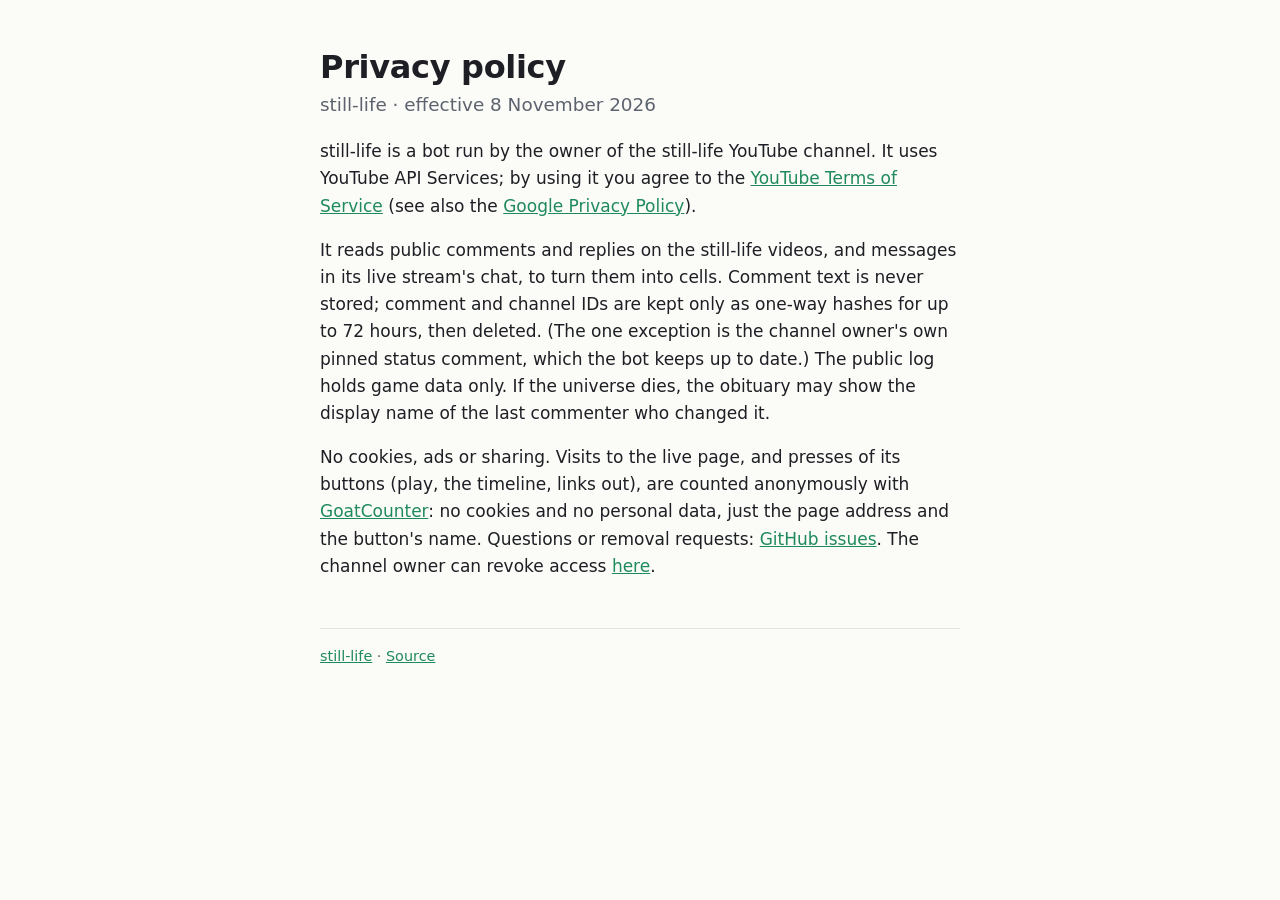
<file: docs/privacy.html>
<!doctype html>
<html lang="en">
<head>
<meta charset="utf-8">
<meta name="viewport" content="width=device-width, initial-scale=1">
<title>still-life privacy policy</title>
<link rel="stylesheet" href="style.css">
</head>
<body>
<main>
<h1>Privacy policy</h1>
<p class="lede">still-life · effective 8 November 2026</p>

<p>still-life is a bot run by the owner of the still-life YouTube channel. It uses YouTube API Services; by using it you agree to the <a href="https://www.youtube.com/t/terms">YouTube Terms of Service</a> (see also the <a href="http://www.google.com/policies/privacy">Google Privacy Policy</a>).</p>

<p>It reads public comments and replies on the still-life videos, and messages in its live stream's chat, to turn them into cells. Comment text is never stored; comment and channel IDs are kept only as one-way hashes for up to 72 hours, then deleted. (The one exception is the channel owner's own pinned status comment, which the bot keeps up to date.) The public log holds game data only. If the universe dies, the obituary may show the display name of the last commenter who changed it.</p>

<p>No cookies, ads or sharing. Visits to the live page, and presses of its buttons (play, the timeline, links out), are counted anonymously with <a href="https://www.goatcounter.com/help/privacy">GoatCounter</a>: no cookies and no personal data, just the page address and the button's name. Questions or removal requests: <a href="https://github.com/davidackerman/still-life/issues">GitHub issues</a>. The channel owner can revoke access <a href="https://security.google.com/settings/security/permissions">here</a>.</p>

<footer><a href="index.html">still-life</a> · <a href="https://github.com/davidackerman/still-life">Source</a></footer>
</main>
</body>
</html>
</file>
<file: docs/style.css>
:root { --bg: #fbfbf8; --fg: #1d1f24; --muted: #5d636e; --accent: #1f8a5b; --rule: #e3e3dc; --code: #f0f0ea;
        --ALIVE: #1f8a5b; --FLATLINING: #c0392b; --CONTESTED: #a8700a; --DIED: #6b6e78; }
@media (prefers-color-scheme: dark) {
  :root { --bg: #0d0f13; --fg: #e8e9ec; --muted: #9aa0ab; --accent: #78e6a0; --rule: #23262d; --code: #181b21;
          --ALIVE: #78e6a0; --FLATLINING: #f05a5a; --CONTESTED: #fac850; --DIED: #9a9aa7; }
}
* { box-sizing: border-box; }
body { margin: 0; background: var(--bg); color: var(--fg); font: 17px/1.6 system-ui, -apple-system, "Segoe UI", sans-serif; }
main { max-width: 42rem; margin: 0 auto; padding: 3rem 1rem 4rem; }
h1 { font-size: 2rem; line-height: 1.2; margin: 0 0 .25rem; letter-spacing: -.01em; }
h2 { font-size: 1.15rem; margin: 2.2rem 0 .5rem; }
p, li { color: var(--fg); }
.lede { font-size: 1.15rem; color: var(--muted); margin-top: 0; }
.pitch { font-style: italic; color: var(--accent); }
a { color: var(--accent); }
code { background: var(--code); padding: .1em .35em; border-radius: 4px; font-size: .92em; }
table { border-collapse: collapse; width: 100%; font-size: .95rem; }
td { border-top: 1px solid var(--rule); padding: .45rem .5rem .45rem 0; vertical-align: top; }
footer { margin-top: 3rem; padding-top: 1rem; border-top: 1px solid var(--rule); color: var(--muted); font-size: .9rem; }
.grid { font-family: ui-monospace, Menlo, monospace; color: var(--accent); letter-spacing: .1em; line-height: 1.1; margin: 0 0 1.5rem; }

/* live page */
main.wide { max-width: 68rem; }
.narrow { max-width: 42rem; margin: 0 auto; }
.live { margin: 1.5rem 0 2.5rem; }
.live canvas { display: block; width: 100%; height: auto; border-radius: 8px; background: #0a0c10; }
.boardwrap { position: relative; }
.tags { position: absolute; inset: 0; pointer-events: none; overflow: hidden; border-radius: 8px; }
.tag { position: absolute; transform: translate(-50%, .35rem); white-space: nowrap; background: #ffffff; color: #0a0c10;
       font: 600 .78rem/1.2 system-ui, -apple-system, "Segoe UI", sans-serif; padding: .15rem .45rem; border-radius: 6px;
       box-shadow: 0 1px 4px rgba(0,0,0,.5); }
.tag.above { transform: translate(-50%, calc(-100% - .35rem)); }
.statusbar { display: flex; justify-content: space-between; align-items: baseline; gap: 1rem; margin-bottom: .5rem; }
.phase { font-weight: 700; font-size: 1.6rem; letter-spacing: .02em; }
.gen { color: var(--muted); font-variant-numeric: tabular-nums; }
.meta { display: flex; justify-content: space-between; gap: 1rem; color: var(--muted); font-size: .85rem; margin-top: .4rem; font-variant-numeric: tabular-nums; }
.forecast { font-size: 1.05rem; margin-top: 1rem; }
.button { display: inline-block; padding: .6rem 1rem; border-radius: 8px; background: var(--accent); color: var(--bg); text-decoration: none; font-weight: 600; }
@media (max-width: 40rem) { .meta { flex-direction: column; gap: .1rem; } .phase { font-size: 1.3rem; } }

/* scrubber + history */
.scrub { display: flex; align-items: flex-end; gap: .6rem; margin-top: .7rem; }
.track { position: relative; flex: 1; height: 7rem; }
.live canvas.lifeline { position: absolute; left: 8px; top: 1.1rem; width: calc(100% - 16px); height: 3.4rem; background: none; border-radius: 0; cursor: pointer; }
.lifelabel { position: absolute; left: 8px; top: 0; font-size: .72rem; line-height: 1rem; color: var(--muted); }
.track input[type=range] { position: absolute; left: 0; right: 0; bottom: 0; width: 100%; margin: 0; accent-color: var(--accent); }
.marks { position: absolute; left: 8px; right: 8px; top: 4.6rem; height: 1rem; }
.flag { position: absolute; top: -.55rem; transform: translateX(-50%); padding: 0; border: 0; background: none; cursor: pointer;
        font-size: .85rem; line-height: 1; filter: drop-shadow(0 1px 1px rgba(0,0,0,.25)); }
.mark { position: absolute; top: 0; width: 6px; height: 1rem; margin-left: -3px; padding: 0; border: 0; border-radius: 2px; cursor: pointer; background: var(--muted); }
.mark.comment { background: var(--muted); top: auto; bottom: 0; width: 5px; margin-left: -2.5px; border-radius: 1px; opacity: .85; }
.mark.comment.better { background: var(--ALIVE); }
.mark.comment.worse { background: var(--FLATLINING); }
.mark.FLATLINING { background: var(--FLATLINING); }
.mark.CONTESTED { background: var(--CONTESTED); }
.mark.ALIVE { background: var(--ALIVE); }
.mark.DIED { background: var(--DIED); }
.iconbtn, .livebtn { border: 1px solid var(--rule); background: transparent; color: var(--fg); border-radius: 6px; padding: .3rem .6rem; font: inherit; font-size: .85rem; cursor: pointer; min-width: 2.4rem; }
.livebtn { font-weight: 700; letter-spacing: .04em; color: var(--muted); }
.livebtn.on { color: var(--FLATLINING); border-color: var(--FLATLINING); }
.history { margin-top: 1.2rem; }
.history summary { cursor: pointer; color: var(--muted); }
.events { list-style: none; margin: .6rem 0 0; padding: 0 .2rem; max-height: 16rem; overflow-y: auto; font-size: .92rem; }
.events li { margin: .25rem 0; padding-left: 1rem; text-indent: -1rem; }
.events details { display: inline; }
.events details summary { display: inline; cursor: pointer; color: var(--fg); text-decoration: underline dotted; }
.events details ul { list-style: none; margin: .2rem 0 .4rem 1rem; padding: 0; text-indent: 0; color: var(--muted); }
.events a { color: var(--accent); text-decoration: none; font-variant-numeric: tabular-nums; }
.toplinks { margin: -.6rem 0 1rem; font-size: .92rem; color: var(--muted); }
.toplinks a { color: var(--accent); text-decoration: none; font-weight: 600; }
.toplinks a:hover { text-decoration: underline; }
.tag .eff { font-weight: 700; }
.tag .eff.worse { color: #c0392b; }
.tag .eff.better { color: #1f8a5b; }
.tag .eff.gone { color: #6b6e78; font-weight: 600; }
.tag.below { transform: translate(-50%, .35rem); }

/* legend under the board */
.legend { display: flex; flex-wrap: wrap; gap: .3rem .8rem; margin-top: .5rem; font-size: .76rem; color: var(--muted); line-height: 1.3; }
.legend .sep { margin-left: .4rem; }
.legend > span { display: inline-flex; align-items: center; white-space: nowrap; }
@media (max-width: 40rem) { .legend > span { white-space: normal; } }
.sw { display: inline-block; flex: none; width: .85rem; height: .85rem; margin-right: .3rem; border-radius: 3px; position: relative; }
.sw.dark { background: #0a0c10; }
.sw .cell { position: absolute; inset: .17rem; background: #ffffff; border-radius: 1px; }
.sw .cell.killed { background: transparent; border: 1.5px solid rgb(240, 90, 90); }
.sw.dashed { outline: 1.5px dashed #ffffff; outline-offset: -4px; }
.sw.bars { display: inline-flex; align-items: flex-end; gap: 2px; width: auto; }
.sw.bars b { display: block; width: 4px; background: var(--muted); border-radius: 1px; }
.sw.bars b:nth-child(1) { height: 40%; background: var(--ALIVE); }
.sw.bars b:nth-child(2) { height: 100%; background: var(--FLATLINING); }
.sw.bars b:nth-child(3) { height: 60%; }
.sw.tick { width: 4px; height: .8rem; margin: 0 .25rem 0 0; border-radius: 2px; }
.sw.tick.FLATLINING { background: var(--FLATLINING); }
.sw.tick.ALIVE { background: var(--ALIVE); }
.sw.tick.CONTESTED { background: var(--CONTESTED); }
.sw.tick.DIED { background: var(--DIED); }
.legend .eff-demo { font-weight: 600; color: var(--fg); }
.legend .better { color: var(--ALIVE); font-weight: 600; }
.legend .worse { color: var(--FLATLINING); font-weight: 600; }
.statsnote { font-size: .8rem; color: var(--muted); margin-top: 2rem; }
.tally { font-size: .95rem; margin: 1rem 0 0; }
.tally-kinds { line-height: 2.4; margin: .2rem 0; }
.tally .muted { color: var(--muted); }
.tally .better { color: var(--ALIVE); font-weight: 600; }
.tally .worse { color: var(--FLATLINING); font-weight: 600; }

/* the big time-left readout, and the sound button on the board */
.status { display: inline-flex; align-items: baseline; gap: .7rem; flex-wrap: wrap; }
.left { font-weight: 700; font-size: 1.6rem; font-variant-numeric: tabular-nums; }
@media (max-width: 40rem) { .left { font-size: 1.3rem; } }
.boardbtns { position: absolute; top: .6rem; right: .6rem; z-index: 4; display: flex; gap: .4rem; }
.boardbtn { border: 1px solid rgba(255,255,255,.4); background: rgba(10,12,16,.8);
            color: #fff; border-radius: 999px; padding: .3rem .8rem; font: 600 .85rem/1.2 system-ui, -apple-system, "Segoe UI", sans-serif; cursor: pointer; }
.boardbtn:hover { border-color: #fff; }
.boardbtn svg { vertical-align: -1px; }
.boardbtn .lbl { margin-left: .35rem; }
@media (max-width: 40rem) { #full .lbl { display: none; } }  /* the icon alone, on a phone */
#sound[aria-pressed="true"] { border-color: rgba(120,230,160,.7); }

/* full screen: the board fills the screen, wrapping around (see fsLayout); the status on top */
.live canvas.fsview { display: none; }
html.fs-on, html.fs-on body { overflow: hidden; }
.live.fs { position: fixed; inset: 0; z-index: 1000; margin: 0; background: #16191f; color: #e8e9ec;
           --ALIVE: #78e6a0; --FLATLINING: #f05a5a; --CONTESTED: #fac850; --DIED: #9a9aa7; --muted: #b4b9c2; }
.live.fs > :not(.statusbar):not(.boardwrap):not(.scrub) { display: none; }
.live.fs .boardwrap { position: absolute; inset: 0; }
.live.fs #board { visibility: hidden; position: absolute; width: 1px; }  /* still drawn: the view copies it */
.live.fs canvas.fsview { display: block; width: 100%; height: 100%; border-radius: 0; touch-action: none; cursor: grab; }
.live.fs canvas.fsview:active { cursor: grabbing; }
.live.fs.b3 canvas.fsview, .live.fs.b3 canvas.fsview:active { cursor: default; }  /* 3D: shown whole, nothing to turn */
.live.fs .tags { border-radius: 0; }
.live.fs .statusbar { position: absolute; top: 0; left: 0; right: 0; z-index: 3; margin: 0; padding: 1rem 1.2rem 3rem;
                      pointer-events: none; background: linear-gradient(rgba(10,12,16,.92), rgba(10,12,16,0)); }
.live.fs .boardbtns { top: 3.2rem; right: 1.2rem; }
/* the player's controls stay, along the bottom, as a video player's (a little shorter) */
.live.fs { --fg: #e8e9ec; --rule: rgba(255,255,255,.28); --accent: #78e6a0; --bg: #0d0f13; }
.live.fs .scrub { position: absolute; left: 0; right: 0; bottom: 0; z-index: 3; margin: 0; padding: 2.2rem 1.2rem .9rem;
                  background: linear-gradient(rgba(10,12,16,0), rgba(10,12,16,.92) 45%); }
.live.fs .track { height: 6rem; }
.live.fs canvas.lifeline { height: 2.4rem; }
.live.fs .marks { top: 3.6rem; }
.checked { color: var(--muted); font-size: .95rem; margin: .5rem 0 0; }

/* sections below the board: a rule and room between them, so they read apart */
.part { border-top: 1px solid var(--rule, rgba(127, 127, 127, .25)); margin-top: 2.2rem; padding-top: .4rem; }
.part > h2:first-child { margin-top: 1rem; }
.events li { padding-block: .1rem; }
.tally .kind { white-space: nowrap; }
.tally canvas.film { width: 2.1em; height: 2.1em; vertical-align: -.7em; border-radius: 4px; margin-right: .35em;
  image-rendering: pixelated; }
.events { position: relative; }
.events li.here { background: var(--code); border-radius: 4px; box-shadow: inset 3px 0 0 var(--accent); }

/* the comments-and-people charts (renderGrowth): two small charts, one scale each */
:root { --series-1: #2a78d6; --series-2: #eb6834; }
@media (prefers-color-scheme: dark) { :root { --series-1: #3987e5; --series-2: #d95926; } }
.growth { margin: 1.2rem 0 0; }
.growth-head { margin: 0 0 .6rem; }
.growth-chart { margin: 0 0 1rem; }
.growth-chart figcaption { font-size: .9rem; color: var(--muted); margin: 0 0 .2rem; }
.growth-chart svg { width: 100%; max-width: 640px; height: auto; display: block; overflow: visible; }
.growth-chart .grid { stroke: var(--rule); stroke-width: 1; }
.growth-chart .axis { stroke: var(--muted); stroke-width: 1; opacity: .6; }
.growth-chart .tick { fill: var(--muted); font-size: 11px; }
.growth-chart .label { fill: var(--fg); font-size: 12px; font-weight: 600; }
.growth-chart .bar-video { fill: var(--series-1); }
.growth-chart .bar-chat { fill: var(--series-2); }
.growth-chart .line-people { fill: none; stroke: var(--accent); stroke-width: 2; stroke-linejoin: round; }
.growth-chart .dot-people { fill: var(--accent); stroke: var(--bg); stroke-width: 2; }
.growth-chart .area-video { fill: var(--series-1); }
.growth-chart .area-chat { fill: var(--series-2); }
.growth-chart .area-gap { fill: none; stroke: var(--bg); stroke-width: 2; stroke-linejoin: round; }
.growth-chart .hitbox { fill: transparent; }
.growth-chart .hit:hover .hitbox { fill: var(--rule); opacity: .5; }
.growth-chart .key { display: inline-block; width: .7em; height: .7em; border-radius: 2px; margin: 0 .25em 0 .6em; vertical-align: -.05em; }
.growth-chart .key-video { background: var(--series-1); }
.growth-chart .key-chat { background: var(--series-2); }
.growth-table { font-size: .9rem; margin: 0 0 1rem; }
.growth-table table { border-collapse: collapse; margin: .4rem 0; }
.growth-table th, .growth-table td { padding: .15rem .8rem .15rem 0; text-align: right; }
.growth-table th:first-child, .growth-table td:first-child { text-align: left; }
.growth-table .muted { color: var(--muted); }
</file>
